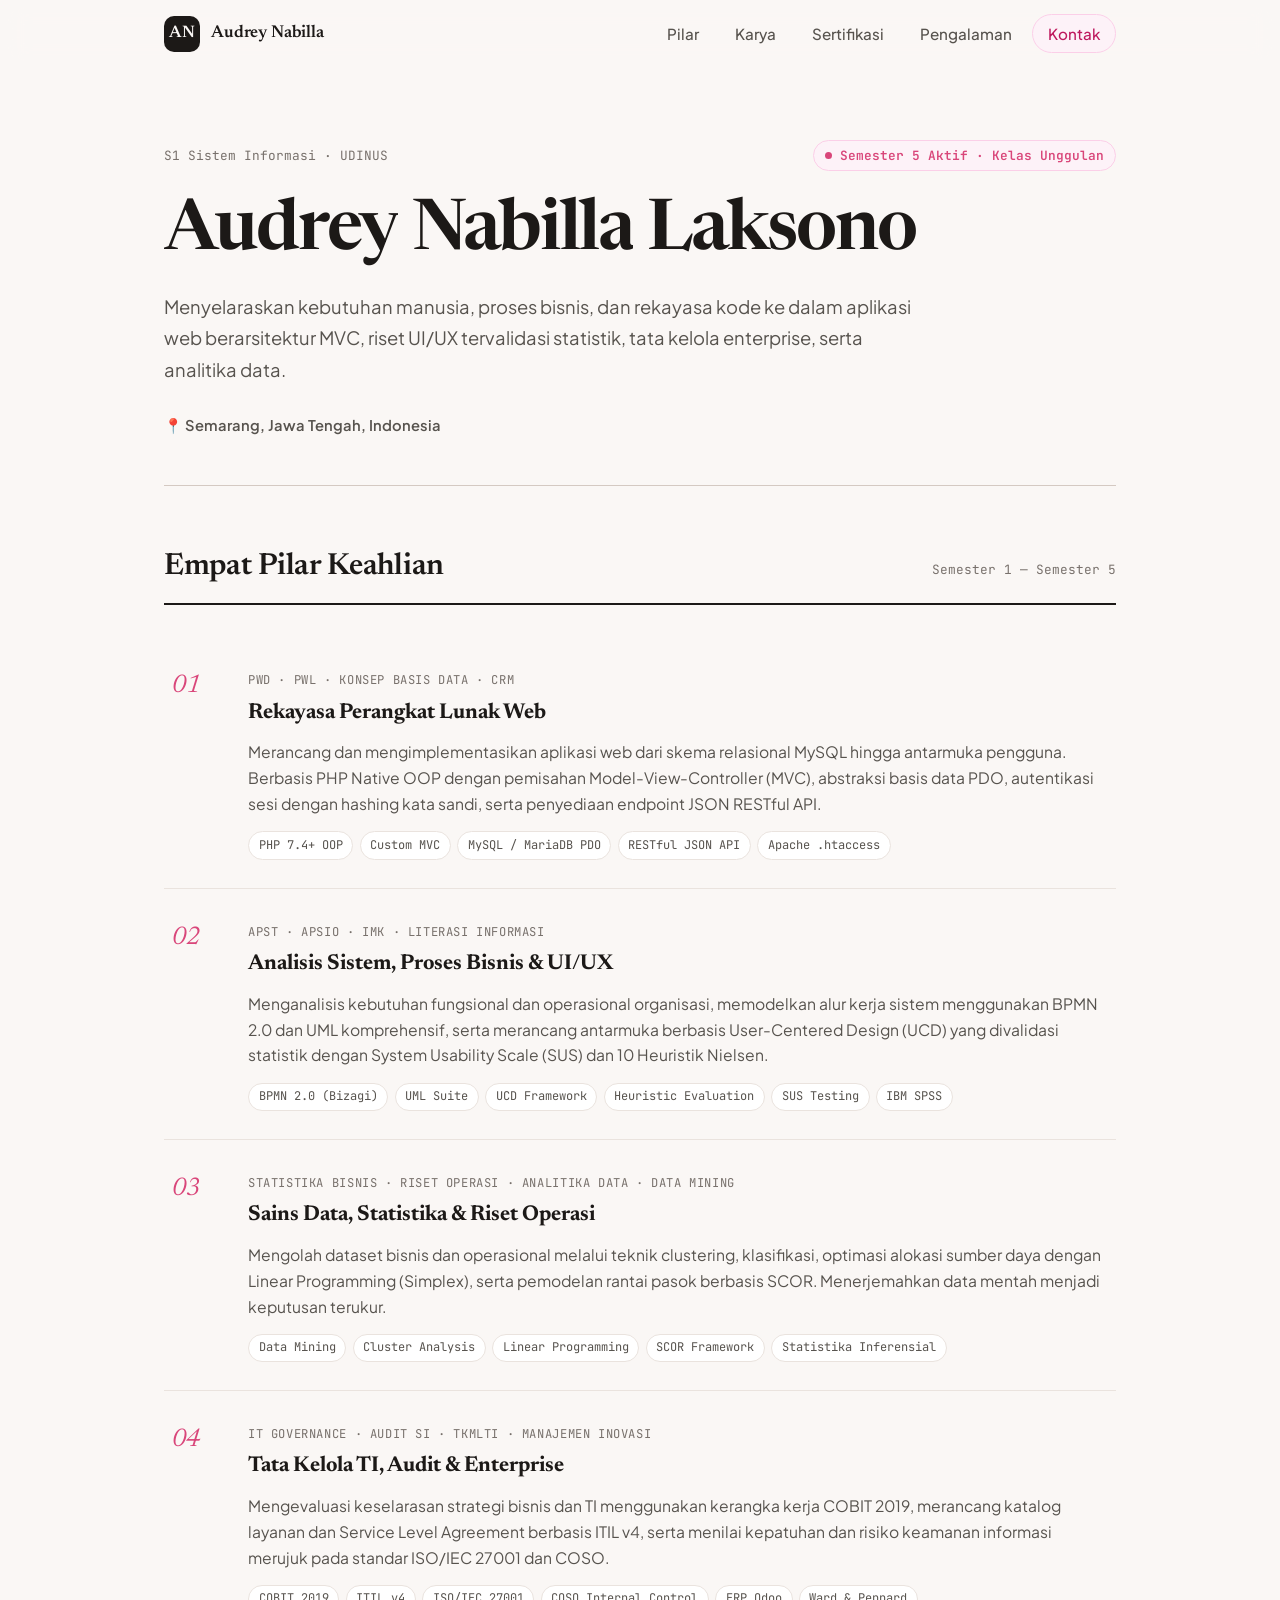
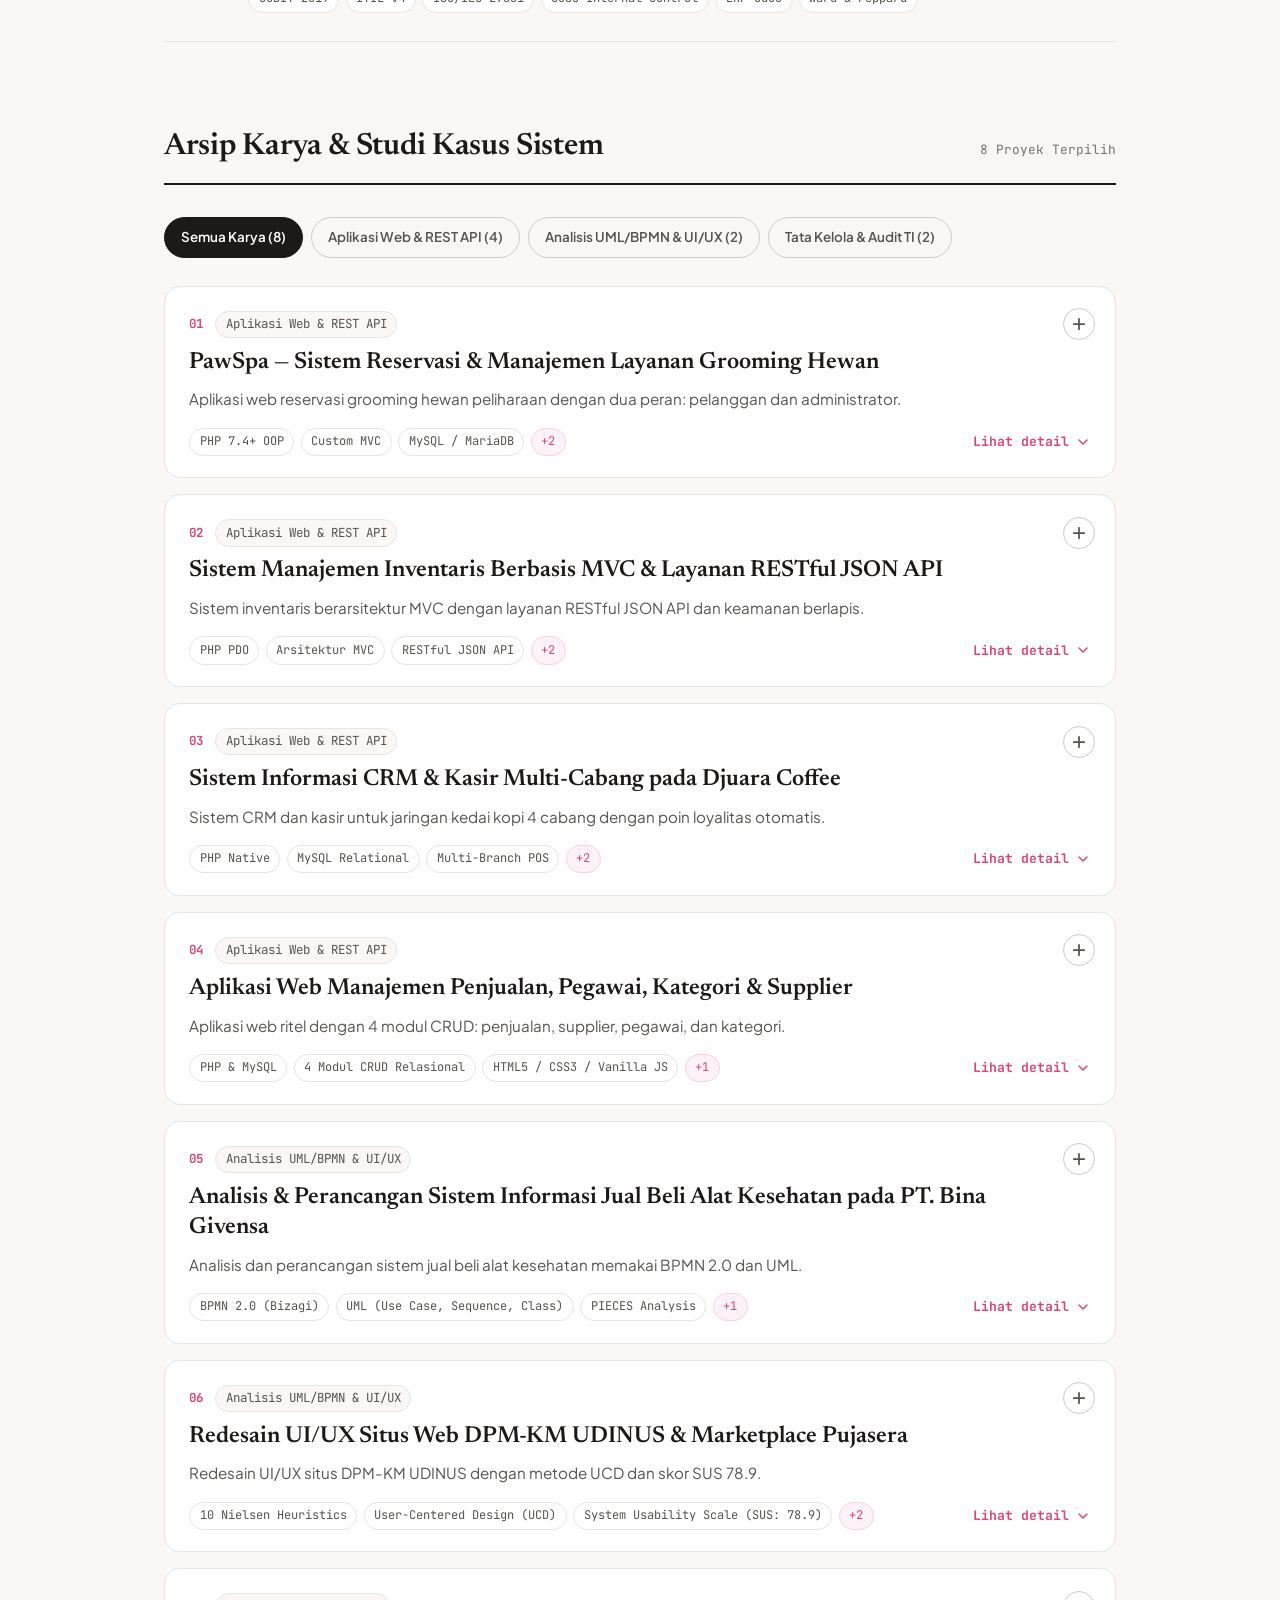
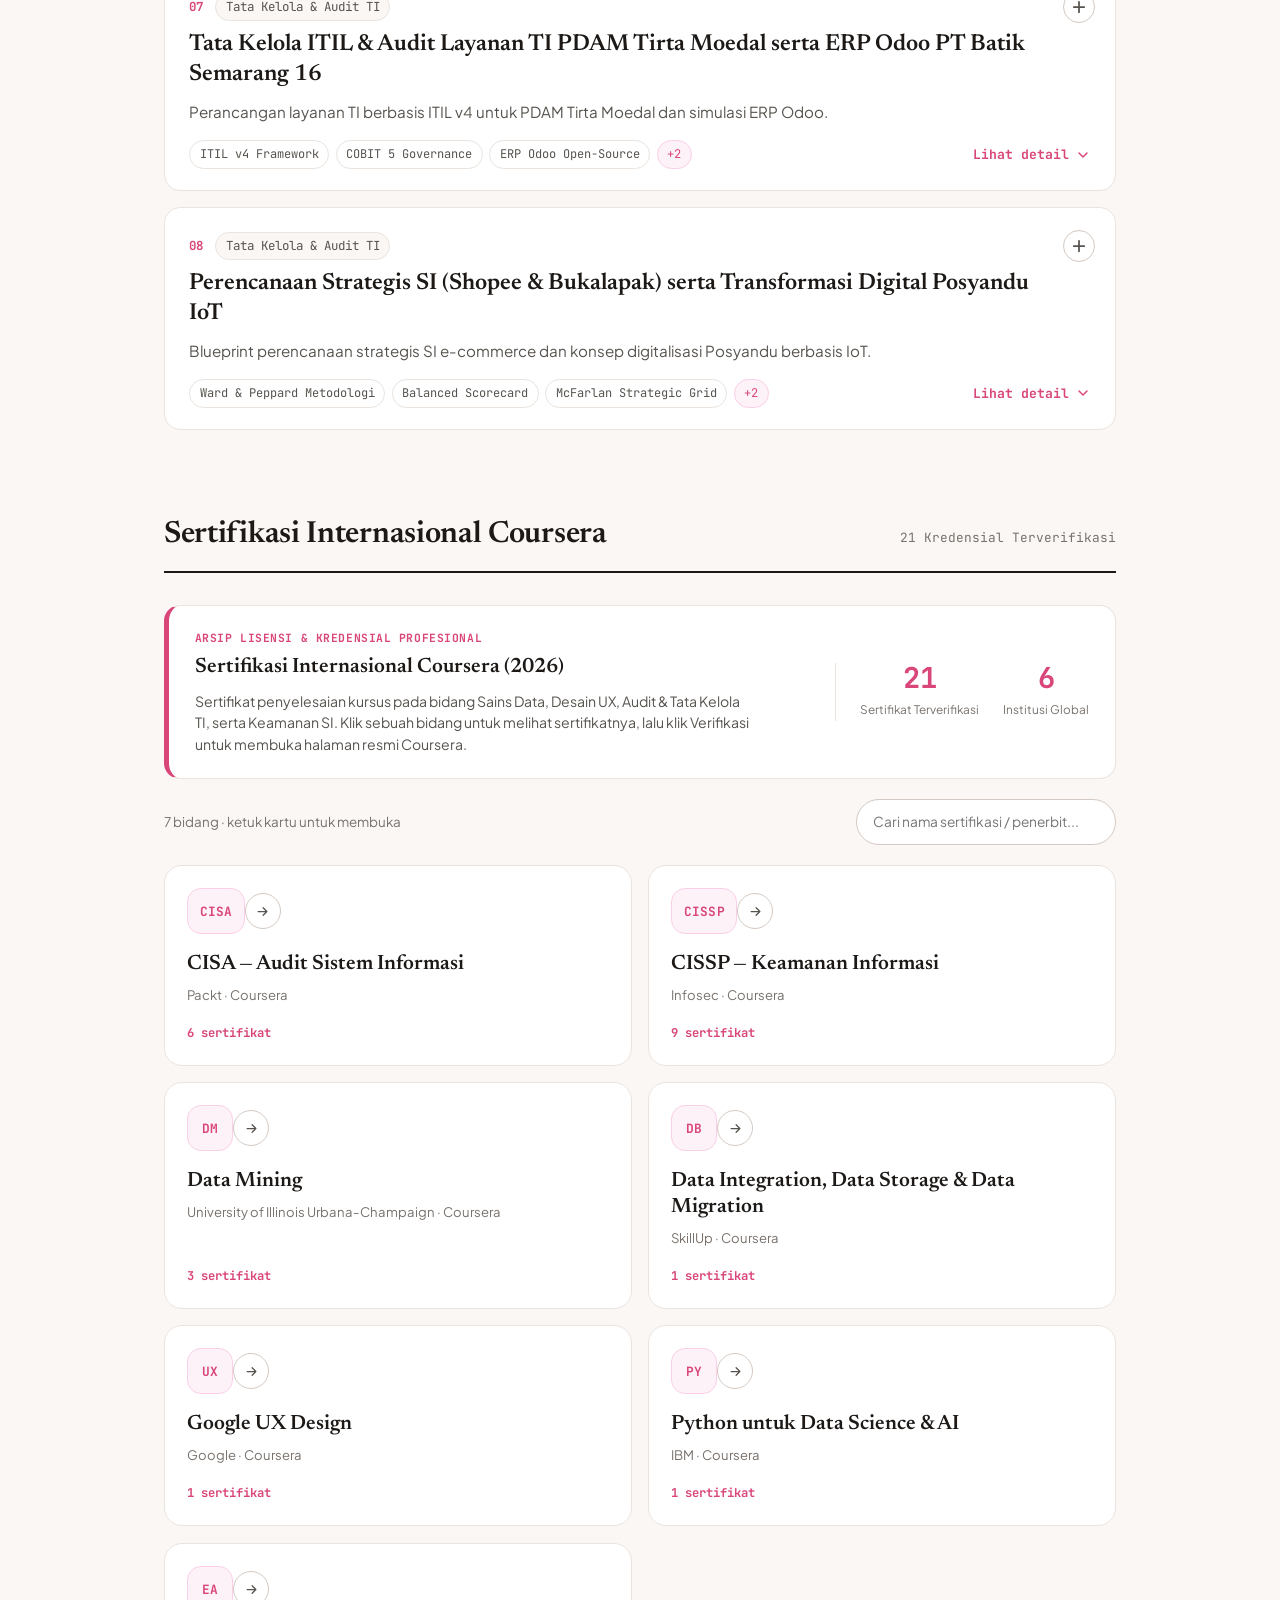
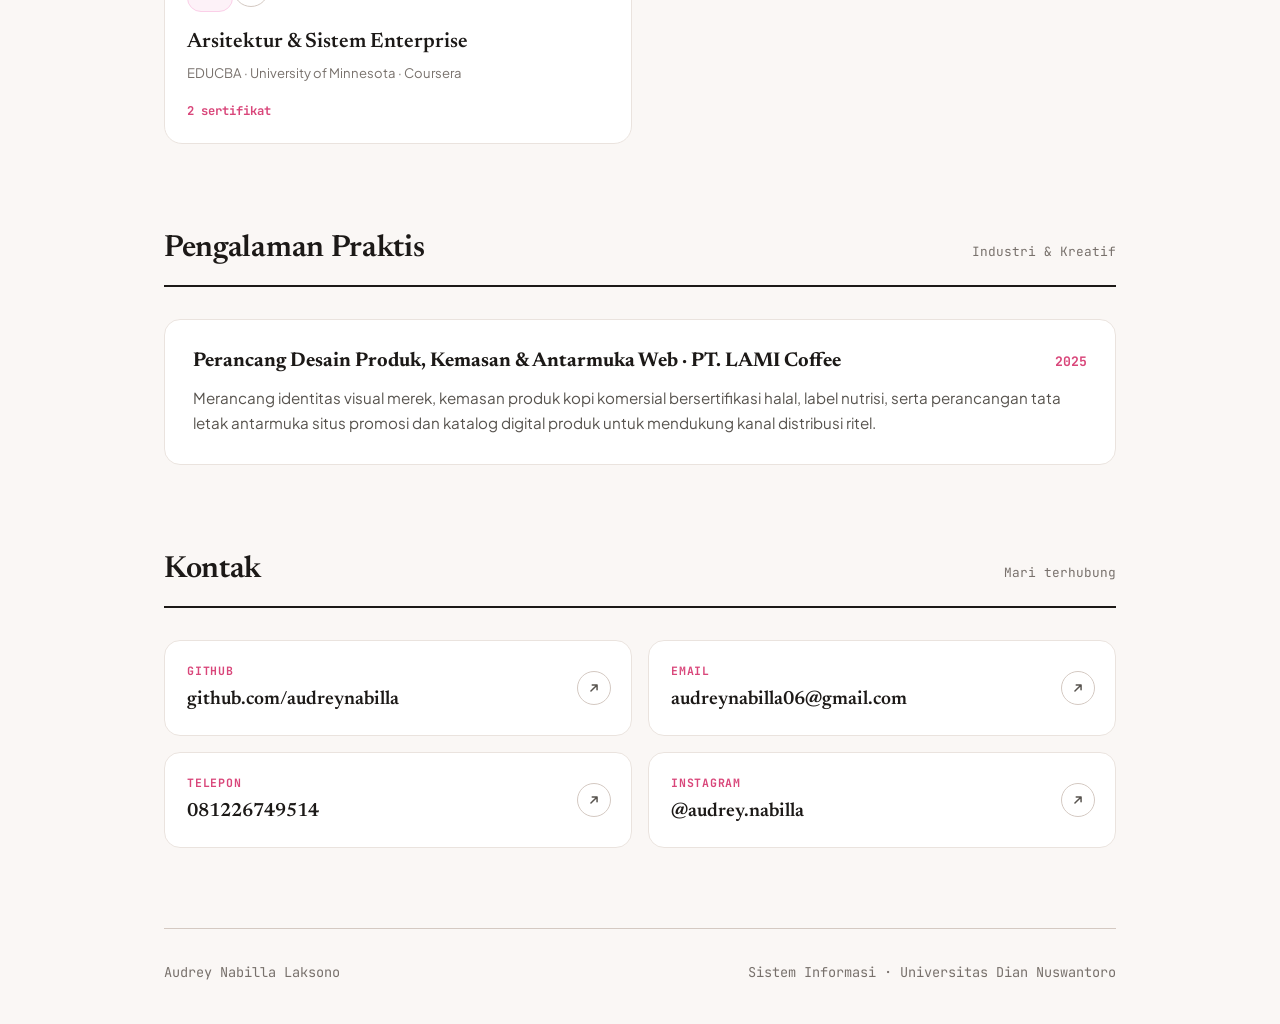
<file: index.html>
<!DOCTYPE html>
<html lang="id">
<head>
  <meta charset="UTF-8">
  <meta name="viewport" content="width=device-width, initial-scale=1, viewport-fit=cover">
  <meta name="theme-color" content="#FAF7F5">
  <title>Audrey Nabilla Laksono — Portofolio Akademik &amp; Rekayasa Sistem</title>
  <meta name="description" content="Menyelaraskan kebutuhan manusia, proses bisnis, dan rekayasa kode ke dalam aplikasi web berarsitektur MVC, riset UI/UX tervalidasi statistik, tata kelola enterprise, serta analitika data.">
  <link rel="icon" href="crest.svg" type="image/svg+xml">
  <link rel="preconnect" href="https://fonts.googleapis.com">
  <link rel="preconnect" href="https://fonts.gstatic.com" crossorigin>
  <link href="https://fonts.googleapis.com/css2?family=Newsreader:ital,opsz,wght@0,6..72,400;0,6..72,600;1,6..72,400&family=Plus+Jakarta+Sans:wght@400;500;600;700&family=JetBrains+Mono:wght@400;500;700&display=swap" rel="stylesheet">
  <script>document.documentElement.classList.add('js')</script>
  <style>[hidden]{display:none!important}</style>
  <link rel="stylesheet" href="site.css?v=1">
</head>
<body>
  <header class="site-header">
    <div class="nav-wrap">
      <a class="brand" href="#top" aria-label="Beranda">
        <span class="brand-mark">AN</span>
        <span class="brand-name">Audrey Nabilla</span>
      </a>
      <nav class="nav-desktop" aria-label="Navigasi utama">
        <span class="nav-pill" aria-hidden="true"></span>
        <ul><li><a href="#pilar">Pilar</a></li><li><a href="#karya">Karya</a></li><li><a href="#sertifikasi">Sertifikasi</a></li><li><a href="#pengalaman">Pengalaman</a></li><li><a href="#kontak">Kontak</a></li></ul>
      </nav>
      <button type="button" class="menu-btn" aria-label="Buka menu" aria-expanded="false" aria-controls="mobile-menu"><svg viewBox="0 0 15 15" fill="currentColor" aria-hidden="true"><path fill-rule="evenodd" clip-rule="evenodd" d="M1.5 3C1.22 3 1 3.22 1 3.5S1.22 4 1.5 4h12c.28 0 .5-.22.5-.5S13.78 3 13.5 3h-12ZM1 7.5c0-.28.22-.5.5-.5h12c.28 0 .5.22.5.5s-.22.5-.5.5h-12A.5.5 0 0 1 1 7.5Zm0 4c0-.28.22-.5.5-.5h12c.28 0 .5.22.5.5s-.22.5-.5.5h-12a.5.5 0 0 1-.5-.5Z"/></svg></button>
    </div>
  </header>

  <div class="mobile-menu" id="mobile-menu" aria-hidden="true">
    <div class="mm-top">
      <a class="brand" href="#top"><span class="brand-mark">AN</span><span class="brand-name">Audrey Nabilla</span></a>
      <button type="button" class="mm-close" aria-label="Tutup menu"><svg viewBox="0 0 24 24" fill="none" stroke="currentColor" stroke-width="2" stroke-linecap="round" stroke-linejoin="round" aria-hidden="true"><path d="M6 18L18 6M6 6l12 12"/></svg></button>
    </div>
    <nav class="mm-nav" aria-label="Navigasi seluler"><a class="mm-link" href="#pilar" style="--i:0"><small>01</small>Pilar<svg viewBox="0 0 24 24" fill="none" stroke="currentColor" stroke-width="2" stroke-linecap="round" stroke-linejoin="round" aria-hidden="true"><path d="M5 12h14M13 6l6 6-6 6"/></svg></a><a class="mm-link" href="#karya" style="--i:1"><small>02</small>Karya<svg viewBox="0 0 24 24" fill="none" stroke="currentColor" stroke-width="2" stroke-linecap="round" stroke-linejoin="round" aria-hidden="true"><path d="M5 12h14M13 6l6 6-6 6"/></svg></a><a class="mm-link" href="#sertifikasi" style="--i:2"><small>03</small>Sertifikasi<svg viewBox="0 0 24 24" fill="none" stroke="currentColor" stroke-width="2" stroke-linecap="round" stroke-linejoin="round" aria-hidden="true"><path d="M5 12h14M13 6l6 6-6 6"/></svg></a><a class="mm-link" href="#pengalaman" style="--i:3"><small>04</small>Pengalaman<svg viewBox="0 0 24 24" fill="none" stroke="currentColor" stroke-width="2" stroke-linecap="round" stroke-linejoin="round" aria-hidden="true"><path d="M5 12h14M13 6l6 6-6 6"/></svg></a><a class="mm-link" href="#kontak" style="--i:4"><small>05</small>Kontak<svg viewBox="0 0 24 24" fill="none" stroke="currentColor" stroke-width="2" stroke-linecap="round" stroke-linejoin="round" aria-hidden="true"><path d="M5 12h14M13 6l6 6-6 6"/></svg></a></nav>
    <div class="mm-foot">Semarang, Jawa Tengah, Indonesia</div>
  </div>

  <main class="container" id="top">
    <section class="hero">
      <div class="ed-meta-top reveal">
        <span>S1 Sistem Informasi · UDINUS</span>
        <span class="ed-badge">Semester 5 Aktif · Kelas Unggulan</span>
      </div>
      <h1 class="ed-title" aria-label="Audrey Nabilla Laksono"><span class="w"><span style="--i:0">Audrey</span></span> <span class="w"><span style="--i:1">Nabilla</span></span> <span class="w"><span style="--i:2">Laksono</span></span> </h1>
      <p class="ed-lead reveal" style="--d:100ms">Menyelaraskan kebutuhan manusia, proses bisnis, dan rekayasa kode ke dalam aplikasi web berarsitektur MVC, riset UI/UX tervalidasi statistik, tata kelola enterprise, serta analitika data.</p>
      <div class="ed-contact-strip reveal" style="--d:200ms">
        <span>📍 Semarang, Jawa Tengah, Indonesia</span>
      </div>
    </section>

    <section class="ed-section" id="pilar">
      <div class="ed-section-head"><h2>Empat Pilar Keahlian</h2><span>Semester 1 — Semester 5</span></div>
      <div class="ed-pillars-list">
        <article class="ed-pillar-card reveal" style="--d:0ms">
          <div class="ed-pillar-num">01</div>
          <div class="ed-pillar-content">
            <span class="ed-sub">PWD · PWL · Konsep Basis Data · CRM</span>
            <h3>Rekayasa Perangkat Lunak Web</h3>
            <p>Merancang dan mengimplementasikan aplikasi web dari skema relasional MySQL hingga antarmuka pengguna. Berbasis PHP Native OOP dengan pemisahan Model-View-Controller (MVC), abstraksi basis data PDO, autentikasi sesi dengan hashing kata sandi, serta penyediaan endpoint JSON RESTful API.</p>
            <div class="ed-tags"><span class="ed-tag">PHP 7.4+ OOP</span><span class="ed-tag">Custom MVC</span><span class="ed-tag">MySQL / MariaDB PDO</span><span class="ed-tag">RESTful JSON API</span><span class="ed-tag">Apache .htaccess</span></div>
          </div>
        </article>
        <article class="ed-pillar-card reveal" style="--d:60ms">
          <div class="ed-pillar-num">02</div>
          <div class="ed-pillar-content">
            <span class="ed-sub">APST · APSIO · IMK · Literasi Informasi</span>
            <h3>Analisis Sistem, Proses Bisnis &amp; UI/UX</h3>
            <p>Menganalisis kebutuhan fungsional dan operasional organisasi, memodelkan alur kerja sistem menggunakan BPMN 2.0 dan UML komprehensif, serta merancang antarmuka berbasis User-Centered Design (UCD) yang divalidasi statistik dengan System Usability Scale (SUS) dan 10 Heuristik Nielsen.</p>
            <div class="ed-tags"><span class="ed-tag">BPMN 2.0 (Bizagi)</span><span class="ed-tag">UML Suite</span><span class="ed-tag">UCD Framework</span><span class="ed-tag">Heuristic Evaluation</span><span class="ed-tag">SUS Testing</span><span class="ed-tag">IBM SPSS</span></div>
          </div>
        </article>
        <article class="ed-pillar-card reveal" style="--d:120ms">
          <div class="ed-pillar-num">03</div>
          <div class="ed-pillar-content">
            <span class="ed-sub">Statistika Bisnis · Riset Operasi · Analitika Data · Data Mining</span>
            <h3>Sains Data, Statistika &amp; Riset Operasi</h3>
            <p>Mengolah dataset bisnis dan operasional melalui teknik clustering, klasifikasi, optimasi alokasi sumber daya dengan Linear Programming (Simplex), serta pemodelan rantai pasok berbasis SCOR. Menerjemahkan data mentah menjadi keputusan terukur.</p>
            <div class="ed-tags"><span class="ed-tag">Data Mining</span><span class="ed-tag">Cluster Analysis</span><span class="ed-tag">Linear Programming</span><span class="ed-tag">SCOR Framework</span><span class="ed-tag">Statistika Inferensial</span></div>
          </div>
        </article>
        <article class="ed-pillar-card reveal" style="--d:180ms">
          <div class="ed-pillar-num">04</div>
          <div class="ed-pillar-content">
            <span class="ed-sub">IT Governance · Audit SI · TKMLTI · Manajemen Inovasi</span>
            <h3>Tata Kelola TI, Audit &amp; Enterprise</h3>
            <p>Mengevaluasi keselarasan strategi bisnis dan TI menggunakan kerangka kerja COBIT 2019, merancang katalog layanan dan Service Level Agreement berbasis ITIL v4, serta menilai kepatuhan dan risiko keamanan informasi merujuk pada standar ISO/IEC 27001 dan COSO.</p>
            <div class="ed-tags"><span class="ed-tag">COBIT 2019</span><span class="ed-tag">ITIL v4</span><span class="ed-tag">ISO/IEC 27001</span><span class="ed-tag">COSO Internal Control</span><span class="ed-tag">ERP Odoo</span><span class="ed-tag">Ward &amp; Peppard</span></div>
          </div>
        </article>
      </div>
    </section>

    <section class="ed-section" id="karya">
      <div class="ed-section-head"><h2>Arsip Karya &amp; Studi Kasus Sistem</h2><span>8 Proyek Terpilih</span></div>
      <div class="ed-filter-bar reveal"><button type="button" class="cat-btn active" data-cat="all" aria-pressed="true">Semua Karya (8)</button><button type="button" class="cat-btn" data-cat="web" aria-pressed="false">Aplikasi Web &amp; REST API (4)</button><button type="button" class="cat-btn" data-cat="ux" aria-pressed="false">Analisis UML/BPMN &amp; UI/UX (2)</button><button type="button" class="cat-btn" data-cat="gov" aria-pressed="false">Tata Kelola &amp; Audit TI (2)</button></div>
      <div class="ed-projects-list">
        <article class="proj spot reveal" data-cat="web" style="--d:0ms">
          <div class="proj-head">
            <div class="proj-meta"><span class="ed-num">01</span><span class="ed-cat-badge">Aplikasi Web &amp; REST API</span></div>
            <button type="button" class="proj-trigger" aria-expanded="false" aria-controls="pb-pawspa">
              <h3 class="ed-project-title">PawSpa — Sistem Reservasi &amp; Manajemen Layanan Grooming Hewan</h3>
            </button>
            <p class="proj-short">Aplikasi web reservasi grooming hewan peliharaan dengan dua peran: pelanggan dan administrator.</p>
            <div class="proj-foot">
              <div class="ed-tags"><span class="ed-tag">PHP 7.4+ OOP</span><span class="ed-tag">Custom MVC</span><span class="ed-tag">MySQL / MariaDB</span><span class="ed-tag more">+2</span></div>
              <span class="proj-toggle"><span>Lihat detail</span><svg viewBox="0 0 24 24" fill="none" stroke="currentColor" stroke-width="2.2" stroke-linecap="round" stroke-linejoin="round" aria-hidden="true"><path d="M6 9l6 6 6-6"/></svg></span>
            </div>
            <span class="proj-plus"><svg viewBox="0 0 16 16" fill="none" stroke="currentColor" stroke-width="2" stroke-linecap="round" aria-hidden="true"><path d="M8 2v12M2 8h12"/></svg></span>
          </div>
          <div class="proj-body" id="pb-pawspa" aria-hidden="true">
            <div class="proj-body-inner"><div class="proj-detail"><div class="proj-detail-box">
              <p class="ed-context">Pemrograman Web Lanjut (Semester 4) · Proyek Akhir Kelompok 7</p>
              <p class="ed-project-desc">Aplikasi web reservasi perawatan hewan peliharaan (anjing dan kucing) yang dibangun menggunakan arsitektur Model-View-Controller (MVC) dengan PHP Native OOP dan MySQL. Mendukung alur lengkap dua peran: pelanggan dapat memilih paket layanan, mengunggah foto hewan serta bukti transfer pembayaran, dan memantau status reservasi secara real-time; administrator mengelola katalog paket, memverifikasi bukti transaksi, dan memantau laporan layanan.</p>
              <div class="ed-tags"><span class="ed-tag">PHP 7.4+ OOP</span><span class="ed-tag">Custom MVC</span><span class="ed-tag">MySQL / MariaDB</span><span class="ed-tag">Apache .htaccess Rewrite</span><span class="ed-tag">Multi-Role Auth</span></div>
              <div class="ed-project-links"><a class="ed-link" href="https://github.com/audreynabilla/UAS-kelompok-7" target="_blank" rel="noopener">GitHub Repositori <svg viewBox="0 0 16 16" fill="none" aria-hidden="true"><path d="M4.5 11.5L11.5 4.5M11.5 4.5H6M11.5 4.5V10" stroke="currentColor" stroke-width="1.7" stroke-linecap="round" stroke-linejoin="round"/></svg></a></div>
            </div></div></div>
          </div>
        </article>
        <article class="proj spot reveal" data-cat="web" style="--d:60ms">
          <div class="proj-head">
            <div class="proj-meta"><span class="ed-num">02</span><span class="ed-cat-badge">Aplikasi Web &amp; REST API</span></div>
            <button type="button" class="proj-trigger" aria-expanded="false" aria-controls="pb-pwl-crud">
              <h3 class="ed-project-title">Sistem Manajemen Inventaris Berbasis MVC &amp; Layanan RESTful JSON API</h3>
            </button>
            <p class="proj-short">Sistem inventaris berarsitektur MVC dengan layanan RESTful JSON API dan keamanan berlapis.</p>
            <div class="proj-foot">
              <div class="ed-tags"><span class="ed-tag">PHP PDO</span><span class="ed-tag">Arsitektur MVC</span><span class="ed-tag">RESTful JSON API</span><span class="ed-tag more">+2</span></div>
              <span class="proj-toggle"><span>Lihat detail</span><svg viewBox="0 0 24 24" fill="none" stroke="currentColor" stroke-width="2.2" stroke-linecap="round" stroke-linejoin="round" aria-hidden="true"><path d="M6 9l6 6 6-6"/></svg></span>
            </div>
            <span class="proj-plus"><svg viewBox="0 0 16 16" fill="none" stroke="currentColor" stroke-width="2" stroke-linecap="round" aria-hidden="true"><path d="M8 2v12M2 8h12"/></svg></span>
          </div>
          <div class="proj-body" id="pb-pwl-crud" aria-hidden="true">
            <div class="proj-body-inner"><div class="proj-detail"><div class="proj-detail-box">
              <p class="ed-context">Pemrograman Web Lanjut (Semester 4) · Proyek Individu (A12.2024.07171)</p>
              <p class="ed-project-desc">Sistem inventaris terstruktur dengan arsitektur MVC murni berbasis PHP PDO. Mengintegrasikan lapisan RESTful API JSON lengkap (GET, POST, PUT, DELETE) untuk interoperabilitas antar-aplikasi, SecurityHelper untuk sanitasi XSS/CSRF, serta hashing password menggunakan algoritma BCRYPT.</p>
              <div class="ed-tags"><span class="ed-tag">PHP PDO</span><span class="ed-tag">Arsitektur MVC</span><span class="ed-tag">RESTful JSON API</span><span class="ed-tag">SecurityHelper Sanitizer</span><span class="ed-tag">Bcrypt Hashing</span></div>
              <div class="ed-project-links"><a class="ed-link" href="https://github.com/audreynabilla/pwl-crud-07171" target="_blank" rel="noopener">GitHub Repositori <svg viewBox="0 0 16 16" fill="none" aria-hidden="true"><path d="M4.5 11.5L11.5 4.5M11.5 4.5H6M11.5 4.5V10" stroke="currentColor" stroke-width="1.7" stroke-linecap="round" stroke-linejoin="round"/></svg></a></div>
            </div></div></div>
          </div>
        </article>
        <article class="proj spot reveal" data-cat="web" style="--d:120ms">
          <div class="proj-head">
            <div class="proj-meta"><span class="ed-num">03</span><span class="ed-cat-badge">Aplikasi Web &amp; REST API</span></div>
            <button type="button" class="proj-trigger" aria-expanded="false" aria-controls="pb-djuara-coffee">
              <h3 class="ed-project-title">Sistem Informasi CRM &amp; Kasir Multi-Cabang pada Djuara Coffee</h3>
            </button>
            <p class="proj-short">Sistem CRM dan kasir untuk jaringan kedai kopi 4 cabang dengan poin loyalitas otomatis.</p>
            <div class="proj-foot">
              <div class="ed-tags"><span class="ed-tag">PHP Native</span><span class="ed-tag">MySQL Relational</span><span class="ed-tag">Multi-Branch POS</span><span class="ed-tag more">+2</span></div>
              <span class="proj-toggle"><span>Lihat detail</span><svg viewBox="0 0 24 24" fill="none" stroke="currentColor" stroke-width="2.2" stroke-linecap="round" stroke-linejoin="round" aria-hidden="true"><path d="M6 9l6 6 6-6"/></svg></span>
            </div>
            <span class="proj-plus"><svg viewBox="0 0 16 16" fill="none" stroke="currentColor" stroke-width="2" stroke-linecap="round" aria-hidden="true"><path d="M8 2v12M2 8h12"/></svg></span>
          </div>
          <div class="proj-body" id="pb-djuara-coffee" aria-hidden="true">
            <div class="proj-body-inner"><div class="proj-detail"><div class="proj-detail-box">
              <p class="ed-context">Pengelolaan Hubungan Pelanggan / CRM (Semester 3 — Kelas Unggulan)</p>
              <p class="ed-project-desc">Rancang bangun sistem CRM dan Point of Sale (POS) untuk jaringan kedai kopi dengan 4 outlet cabang. Mengelola database pelanggan terpusat, engine perhitungan poin loyalitas otomatis berdasarkan tier pembelanjaan, pencatatan transaksi kasir harian, serta perancangan skema relasional ERD dan sequence diagram alur transaksi.</p>
              <div class="ed-tags"><span class="ed-tag">PHP Native</span><span class="ed-tag">MySQL Relational</span><span class="ed-tag">Multi-Branch POS</span><span class="ed-tag">Loyalty Points Engine</span><span class="ed-tag">ERD &amp; Sequence Modeling</span></div>
              <div class="ed-project-links"><span class="no-repo">Repositori belum dipublikasikan.</span></div>
            </div></div></div>
          </div>
        </article>
        <article class="proj spot reveal" data-cat="web" style="--d:180ms">
          <div class="proj-head">
            <div class="proj-meta"><span class="ed-num">04</span><span class="ed-cat-badge">Aplikasi Web &amp; REST API</span></div>
            <button type="button" class="proj-trigger" aria-expanded="false" aria-controls="pb-penjualan-multimodul">
              <h3 class="ed-project-title">Aplikasi Web Manajemen Penjualan, Pegawai, Kategori &amp; Supplier</h3>
            </button>
            <p class="proj-short">Aplikasi web ritel dengan 4 modul CRUD: penjualan, supplier, pegawai, dan kategori.</p>
            <div class="proj-foot">
              <div class="ed-tags"><span class="ed-tag">PHP &amp; MySQL</span><span class="ed-tag">4 Modul CRUD Relasional</span><span class="ed-tag">HTML5 / CSS3 / Vanilla JS</span><span class="ed-tag more">+1</span></div>
              <span class="proj-toggle"><span>Lihat detail</span><svg viewBox="0 0 24 24" fill="none" stroke="currentColor" stroke-width="2.2" stroke-linecap="round" stroke-linejoin="round" aria-hidden="true"><path d="M6 9l6 6 6-6"/></svg></span>
            </div>
            <span class="proj-plus"><svg viewBox="0 0 16 16" fill="none" stroke="currentColor" stroke-width="2" stroke-linecap="round" aria-hidden="true"><path d="M8 2v12M2 8h12"/></svg></span>
          </div>
          <div class="proj-body" id="pb-penjualan-multimodul" aria-hidden="true">
            <div class="proj-body-inner"><div class="proj-detail"><div class="proj-detail-box">
              <p class="ed-context">Pemrograman Web Dasar (Semester 3) · Proyek Individu (penjualan_7171baru)</p>
              <p class="ed-project-desc">Aplikasi web operasional ritel berbasis PHP dan MySQL yang menghubungkan 4 modul CRUD relasional yang saling berelasi: transaksi penjualan kasir, master data supplier, manajemen pegawai, dan kategori produk. Dilengkapi validasi form sisi server dan antarmuka responsif.</p>
              <div class="ed-tags"><span class="ed-tag">PHP &amp; MySQL</span><span class="ed-tag">4 Modul CRUD Relasional</span><span class="ed-tag">HTML5 / CSS3 / Vanilla JS</span><span class="ed-tag">Bootstrap 5 Components</span></div>
              <div class="ed-project-links"><span class="no-repo">Repositori belum dipublikasikan.</span></div>
            </div></div></div>
          </div>
        </article>
        <article class="proj spot reveal" data-cat="ux" style="--d:0ms">
          <div class="proj-head">
            <div class="proj-meta"><span class="ed-num">05</span><span class="ed-cat-badge">Analisis UML/BPMN &amp; UI/UX</span></div>
            <button type="button" class="proj-trigger" aria-expanded="false" aria-controls="pb-pt-alkes">
              <h3 class="ed-project-title">Analisis &amp; Perancangan Sistem Informasi Jual Beli Alat Kesehatan pada PT. Bina Givensa</h3>
            </button>
            <p class="proj-short">Analisis dan perancangan sistem jual beli alat kesehatan memakai BPMN 2.0 dan UML.</p>
            <div class="proj-foot">
              <div class="ed-tags"><span class="ed-tag">BPMN 2.0 (Bizagi)</span><span class="ed-tag">UML (Use Case, Sequence, Class)</span><span class="ed-tag">PIECES Analysis</span><span class="ed-tag more">+1</span></div>
              <span class="proj-toggle"><span>Lihat detail</span><svg viewBox="0 0 24 24" fill="none" stroke="currentColor" stroke-width="2.2" stroke-linecap="round" stroke-linejoin="round" aria-hidden="true"><path d="M6 9l6 6 6-6"/></svg></span>
            </div>
            <span class="proj-plus"><svg viewBox="0 0 16 16" fill="none" stroke="currentColor" stroke-width="2" stroke-linecap="round" aria-hidden="true"><path d="M8 2v12M2 8h12"/></svg></span>
          </div>
          <div class="proj-body" id="pb-pt-alkes" aria-hidden="true">
            <div class="proj-body-inner"><div class="proj-detail"><div class="proj-detail-box">
              <p class="ed-context">APST (Semester 2) &amp; APSIO (Semester 3 — Kelas Unggulan)</p>
              <p class="ed-project-desc">Kajian komprehensif analisis sistem rantai distribusi alat kesehatan medis. Memodelkan proses bisnis As-Is dan To-Be dengan standar notasi BPMN 2.0, menyusun spesifikasi kebutuhan sistem berbasis kerangka PIECES, serta merancang artefak diagram UML lengkap (Use Case, Activity, Sequence, dan Class Diagram).</p>
              <div class="ed-tags"><span class="ed-tag">BPMN 2.0 (Bizagi)</span><span class="ed-tag">UML (Use Case, Sequence, Class)</span><span class="ed-tag">PIECES Analysis</span><span class="ed-tag">Data Flow Diagram (DFD)</span></div>
              <div class="ed-project-links"><span class="no-repo">Repositori belum dipublikasikan.</span></div>
            </div></div></div>
          </div>
        </article>
        <article class="proj spot reveal" data-cat="ux" style="--d:60ms">
          <div class="proj-head">
            <div class="proj-meta"><span class="ed-num">06</span><span class="ed-cat-badge">Analisis UML/BPMN &amp; UI/UX</span></div>
            <button type="button" class="proj-trigger" aria-expanded="false" aria-controls="pb-dpm-km-joins">
              <h3 class="ed-project-title">Redesain UI/UX Situs Web DPM-KM UDINUS &amp; Marketplace Pujasera</h3>
            </button>
            <p class="proj-short">Redesain UI/UX situs DPM-KM UDINUS dengan metode UCD dan skor SUS 78.9.</p>
            <div class="proj-foot">
              <div class="ed-tags"><span class="ed-tag">10 Nielsen Heuristics</span><span class="ed-tag">User-Centered Design (UCD)</span><span class="ed-tag">System Usability Scale (SUS: 78.9)</span><span class="ed-tag more">+2</span></div>
              <span class="proj-toggle"><span>Lihat detail</span><svg viewBox="0 0 24 24" fill="none" stroke="currentColor" stroke-width="2.2" stroke-linecap="round" stroke-linejoin="round" aria-hidden="true"><path d="M6 9l6 6 6-6"/></svg></span>
            </div>
            <span class="proj-plus"><svg viewBox="0 0 16 16" fill="none" stroke="currentColor" stroke-width="2" stroke-linecap="round" aria-hidden="true"><path d="M8 2v12M2 8h12"/></svg></span>
          </div>
          <div class="proj-body" id="pb-dpm-km-joins" aria-hidden="true">
            <div class="proj-body-inner"><div class="proj-detail"><div class="proj-detail-box">
              <p class="ed-context">Interaksi Manusia &amp; Komputer (Semester 4) &amp; Riset Publikasi Ilmiah</p>
              <p class="ed-project-desc">Riset antarmuka pengguna berbasis metode User-Centered Design (UCD). Melakukan evaluasi heuristik terhadap 10 prinsip Nielsen-Norman, merancang prototipe antarmuka wireframe hingga high-fidelity di Figma, serta menguji penerimaan pengguna melalui kuesioner System Usability Scale (SUS) dengan skor akhir 78.9 (Kategori Good / Grade B).</p>
              <div class="ed-tags"><span class="ed-tag">10 Nielsen Heuristics</span><span class="ed-tag">User-Centered Design (UCD)</span><span class="ed-tag">System Usability Scale (SUS: 78.9)</span><span class="ed-tag">Figma Hi-Fi Prototype</span><span class="ed-tag">IBM SPSS Statistics</span></div>
              <div class="ed-project-links"><span class="no-repo">Repositori belum dipublikasikan.</span></div>
            </div></div></div>
          </div>
        </article>
        <article class="proj spot reveal" data-cat="gov" style="--d:120ms">
          <div class="proj-head">
            <div class="proj-meta"><span class="ed-num">07</span><span class="ed-cat-badge">Tata Kelola &amp; Audit TI</span></div>
            <button type="button" class="proj-trigger" aria-expanded="false" aria-controls="pb-itil-audit">
              <h3 class="ed-project-title">Tata Kelola ITIL &amp; Audit Layanan TI PDAM Tirta Moedal serta ERP Odoo PT Batik Semarang 16</h3>
            </button>
            <p class="proj-short">Perancangan layanan TI berbasis ITIL v4 untuk PDAM Tirta Moedal dan simulasi ERP Odoo.</p>
            <div class="proj-foot">
              <div class="ed-tags"><span class="ed-tag">ITIL v4 Framework</span><span class="ed-tag">COBIT 5 Governance</span><span class="ed-tag">ERP Odoo Open-Source</span><span class="ed-tag more">+2</span></div>
              <span class="proj-toggle"><span>Lihat detail</span><svg viewBox="0 0 24 24" fill="none" stroke="currentColor" stroke-width="2.2" stroke-linecap="round" stroke-linejoin="round" aria-hidden="true"><path d="M6 9l6 6 6-6"/></svg></span>
            </div>
            <span class="proj-plus"><svg viewBox="0 0 16 16" fill="none" stroke="currentColor" stroke-width="2" stroke-linecap="round" aria-hidden="true"><path d="M8 2v12M2 8h12"/></svg></span>
          </div>
          <div class="proj-body" id="pb-itil-audit" aria-hidden="true">
            <div class="proj-body-inner"><div class="proj-detail"><div class="proj-detail-box">
              <p class="ed-context">Tata Kelola Manajemen Layanan TI (Semester 4) &amp; Audit SI (Semester 5)</p>
              <p class="ed-project-desc">Perancangan Service Strategy dan Service Catalogue berbasis ITIL v4 pada unit PDAM Tirta Moedal Kota Semarang, mencakup manajemen insiden, Service Level Agreement (SLA), dan Request for Change (RFC). Dilanjutkan dengan simulasi implementasi modul Supply Chain dan CRM pada open-source ERP Odoo.</p>
              <div class="ed-tags"><span class="ed-tag">ITIL v4 Framework</span><span class="ed-tag">COBIT 5 Governance</span><span class="ed-tag">ERP Odoo Open-Source</span><span class="ed-tag">SLA &amp; Incident Design</span><span class="ed-tag">RFC Workflow</span></div>
              <div class="ed-project-links"><span class="no-repo">Repositori belum dipublikasikan.</span></div>
            </div></div></div>
          </div>
        </article>
        <article class="proj spot reveal" data-cat="gov" style="--d:180ms">
          <div class="proj-head">
            <div class="proj-meta"><span class="ed-num">08</span><span class="ed-cat-badge">Tata Kelola &amp; Audit TI</span></div>
            <button type="button" class="proj-trigger" aria-expanded="false" aria-controls="pb-renstra-iot">
              <h3 class="ed-project-title">Perencanaan Strategis SI (Shopee &amp; Bukalapak) serta Transformasi Digital Posyandu IoT</h3>
            </button>
            <p class="proj-short">Blueprint perencanaan strategis SI e-commerce dan konsep digitalisasi Posyandu berbasis IoT.</p>
            <div class="proj-foot">
              <div class="ed-tags"><span class="ed-tag">Ward &amp; Peppard Metodologi</span><span class="ed-tag">Balanced Scorecard</span><span class="ed-tag">McFarlan Strategic Grid</span><span class="ed-tag more">+2</span></div>
              <span class="proj-toggle"><span>Lihat detail</span><svg viewBox="0 0 24 24" fill="none" stroke="currentColor" stroke-width="2.2" stroke-linecap="round" stroke-linejoin="round" aria-hidden="true"><path d="M6 9l6 6 6-6"/></svg></span>
            </div>
            <span class="proj-plus"><svg viewBox="0 0 16 16" fill="none" stroke="currentColor" stroke-width="2" stroke-linecap="round" aria-hidden="true"><path d="M8 2v12M2 8h12"/></svg></span>
          </div>
          <div class="proj-body" id="pb-renstra-iot" aria-hidden="true">
            <div class="proj-body-inner"><div class="proj-detail"><div class="proj-detail-box">
              <p class="ed-context">Perencanaan Strategis SI &amp; Transformasi Digital (Semester 4)</p>
              <p class="ed-project-desc">Penyusunan blueprint perencanaan strategis sistem informasi menggunakan metodologi Ward &amp; Peppard, analisis kompetitif pasar e-commerce dengan Balanced Scorecard dan McFarlan Strategic Grid, serta perancangan konseptual integrasi perangkat IoT timbangan digital dengan sistem rekam medik Posyandu.</p>
              <div class="ed-tags"><span class="ed-tag">Ward &amp; Peppard Metodologi</span><span class="ed-tag">Balanced Scorecard</span><span class="ed-tag">McFarlan Strategic Grid</span><span class="ed-tag">Arsitektur IoT &amp; Cloud</span><span class="ed-tag">Analisis Value Chain Porter</span></div>
              <div class="ed-project-links"><span class="no-repo">Repositori belum dipublikasikan.</span></div>
            </div></div></div>
          </div>
        </article>
      </div>
    </section>

    <section class="ed-section" id="sertifikasi">
      <div class="ed-section-head"><h2>Sertifikasi Internasional Coursera</h2><span>21 Kredensial Terverifikasi</span></div>
      <div class="registry-banner reveal">
        <div>
          <span class="registry-kicker">Arsip lisensi &amp; kredensial profesional</span>
          <h3 class="registry-heading">Sertifikasi Internasional Coursera (2026)</h3>
          <p class="registry-sub">Sertifikat penyelesaian kursus pada bidang Sains Data, Desain UX, Audit &amp; Tata Kelola TI, serta Keamanan SI. Klik sebuah bidang untuk melihat sertifikatnya, lalu klik Verifikasi untuk membuka halaman resmi Coursera.</p>
        </div>
        <div class="registry-stats-box">
          <div class="reg-stat"><strong>21</strong><span>Sertifikat Terverifikasi</span></div>
          <div class="reg-stat"><strong>6</strong><span>Institusi Global</span></div>
        </div>
      </div>
      <div class="registry-controls-row reveal">
        <span class="reg-hint">7 bidang · ketuk kartu untuk membuka</span>
        <input type="search" id="cred-search" class="reg-search-input" placeholder="Cari nama sertifikasi / penerbit..." aria-label="Cari sertifikasi">
      </div>
      <div class="group-grid">
          <button type="button" class="group-card spot pop" data-group="cisa" data-text="cisa — audit sistem informasi packt · coursera governance and management of it information systems auditing and governance systems acquisition, development and implementation information systems operations and business resiliency protection of information assets cisa: certified information systems auditor (specialization)" style="--d:0ms" aria-haspopup="dialog">
            <div class="gc-top"><span class="gc-badge">CISA</span><span class="gc-arrow"><svg viewBox="0 0 24 24" fill="none" stroke="currentColor" stroke-width="2" stroke-linecap="round" stroke-linejoin="round" aria-hidden="true"><path d="M5 12h14M13 6l6 6-6 6"/></svg></span></div>
            <h3 class="gc-title">CISA — Audit Sistem Informasi</h3>
            <span class="gc-sub">Packt · Coursera</span>
            <span class="gc-count">6 sertifikat</span>
          </button>
          <button type="button" class="group-card spot pop" data-group="cissp" data-text="cissp — keamanan informasi infosec · coursera cissp domain 1: security and risk management cissp domain 2: asset security cissp domain 3: security architecture and engineering cissp domain 4: communication and network security cissp domain 5: identity and access management (iam) cissp domain 6: security assessment and testing cissp domain 7: security operations cissp domain 8: software development security certified information systems security professional — cissp (specialization)" style="--d:70ms" aria-haspopup="dialog">
            <div class="gc-top"><span class="gc-badge">CISSP</span><span class="gc-arrow"><svg viewBox="0 0 24 24" fill="none" stroke="currentColor" stroke-width="2" stroke-linecap="round" stroke-linejoin="round" aria-hidden="true"><path d="M5 12h14M13 6l6 6-6 6"/></svg></span></div>
            <h3 class="gc-title">CISSP — Keamanan Informasi</h3>
            <span class="gc-sub">Infosec · Coursera</span>
            <span class="gc-count">9 sertifikat</span>
          </button>
          <button type="button" class="group-card spot pop" data-group="data-mining" data-text="data mining university of illinois urbana-champaign · coursera data visualization pattern discovery in data mining cluster analysis in data mining" style="--d:140ms" aria-haspopup="dialog">
            <div class="gc-top"><span class="gc-badge">DM</span><span class="gc-arrow"><svg viewBox="0 0 24 24" fill="none" stroke="currentColor" stroke-width="2" stroke-linecap="round" stroke-linejoin="round" aria-hidden="true"><path d="M5 12h14M13 6l6 6-6 6"/></svg></span></div>
            <h3 class="gc-title">Data Mining</h3>
            <span class="gc-sub">University of Illinois Urbana-Champaign · Coursera</span>
            <span class="gc-count">3 sertifikat</span>
          </button>
          <button type="button" class="group-card spot pop" data-group="data-integration" data-text="data integration, data storage &amp; data migration skillup · coursera data integration, data storage, &amp; data migration" style="--d:210ms" aria-haspopup="dialog">
            <div class="gc-top"><span class="gc-badge">DB</span><span class="gc-arrow"><svg viewBox="0 0 24 24" fill="none" stroke="currentColor" stroke-width="2" stroke-linecap="round" stroke-linejoin="round" aria-hidden="true"><path d="M5 12h14M13 6l6 6-6 6"/></svg></span></div>
            <h3 class="gc-title">Data Integration, Data Storage &amp; Data Migration</h3>
            <span class="gc-sub">SkillUp · Coursera</span>
            <span class="gc-count">1 sertifikat</span>
          </button>
          <button type="button" class="group-card spot pop" data-group="google-ux" data-text="google ux design google · coursera foundations of user experience (ux) design" style="--d:280ms" aria-haspopup="dialog">
            <div class="gc-top"><span class="gc-badge">UX</span><span class="gc-arrow"><svg viewBox="0 0 24 24" fill="none" stroke="currentColor" stroke-width="2" stroke-linecap="round" stroke-linejoin="round" aria-hidden="true"><path d="M5 12h14M13 6l6 6-6 6"/></svg></span></div>
            <h3 class="gc-title">Google UX Design</h3>
            <span class="gc-sub">Google · Coursera</span>
            <span class="gc-count">1 sertifikat</span>
          </button>
          <button type="button" class="group-card spot pop" data-group="python-ds" data-text="python untuk data science &amp; ai ibm · coursera python for data science, ai &amp; development" style="--d:350ms" aria-haspopup="dialog">
            <div class="gc-top"><span class="gc-badge">PY</span><span class="gc-arrow"><svg viewBox="0 0 24 24" fill="none" stroke="currentColor" stroke-width="2" stroke-linecap="round" stroke-linejoin="round" aria-hidden="true"><path d="M5 12h14M13 6l6 6-6 6"/></svg></span></div>
            <h3 class="gc-title">Python untuk Data Science &amp; AI</h3>
            <span class="gc-sub">IBM · Coursera</span>
            <span class="gc-count">1 sertifikat</span>
          </button>
          <button type="button" class="group-card spot pop" data-group="enterprise" data-text="arsitektur &amp; sistem enterprise educba · university of minnesota · coursera togaf 10 foundation enterprise systems" style="--d:420ms" aria-haspopup="dialog">
            <div class="gc-top"><span class="gc-badge">EA</span><span class="gc-arrow"><svg viewBox="0 0 24 24" fill="none" stroke="currentColor" stroke-width="2" stroke-linecap="round" stroke-linejoin="round" aria-hidden="true"><path d="M5 12h14M13 6l6 6-6 6"/></svg></span></div>
            <h3 class="gc-title">Arsitektur &amp; Sistem Enterprise</h3>
            <span class="gc-sub">EDUCBA · University of Minnesota · Coursera</span>
            <span class="gc-count">2 sertifikat</span>
          </button>
        <p class="no-result" hidden>Tidak ada sertifikasi yang cocok.</p>
      </div>
    </section>

    <section class="ed-section" id="pengalaman">
      <div class="ed-section-head"><h2>Pengalaman Praktis</h2><span>Industri &amp; Kreatif</span></div>
      <article class="ed-exp-card spot reveal">
        <div class="ed-exp-header"><h3>Perancang Desain Produk, Kemasan &amp; Antarmuka Web · PT. LAMI Coffee</h3><span class="ed-exp-period">2025</span></div>
        <p>Merancang identitas visual merek, kemasan produk kopi komersial bersertifikasi halal, label nutrisi, serta perancangan tata letak antarmuka situs promosi dan katalog digital produk untuk mendukung kanal distribusi ritel.</p>
      </article>
    </section>

    <section class="ed-section" id="kontak">
      <div class="ed-section-head"><h2>Kontak</h2><span>Mari terhubung</span></div>
      <div class="contact-grid">
        <a class="contact-card spot reveal" href="https://github.com/audreynabilla" target="_blank" rel="noopener" style="--d:0ms">
          <span class="cc-label">GitHub</span>
          <span class="cc-value">github.com/audreynabilla</span>
          <span class="cc-arrow"><svg viewBox="0 0 16 16" fill="none" aria-hidden="true"><path d="M4.5 11.5L11.5 4.5M11.5 4.5H6M11.5 4.5V10" stroke="currentColor" stroke-width="1.7" stroke-linecap="round" stroke-linejoin="round"/></svg></span>
        </a>
        <a class="contact-card spot reveal" href="mailto:audreynabilla06@gmail.com" target="_blank" rel="noopener" style="--d:60ms">
          <span class="cc-label">Email</span>
          <span class="cc-value">audreynabilla06@gmail.com</span>
          <span class="cc-arrow"><svg viewBox="0 0 16 16" fill="none" aria-hidden="true"><path d="M4.5 11.5L11.5 4.5M11.5 4.5H6M11.5 4.5V10" stroke="currentColor" stroke-width="1.7" stroke-linecap="round" stroke-linejoin="round"/></svg></span>
        </a>
        <a class="contact-card spot reveal" href="tel:+6281226749514" target="_blank" rel="noopener" style="--d:120ms">
          <span class="cc-label">Telepon</span>
          <span class="cc-value">081226749514</span>
          <span class="cc-arrow"><svg viewBox="0 0 16 16" fill="none" aria-hidden="true"><path d="M4.5 11.5L11.5 4.5M11.5 4.5H6M11.5 4.5V10" stroke="currentColor" stroke-width="1.7" stroke-linecap="round" stroke-linejoin="round"/></svg></span>
        </a>
        <a class="contact-card spot reveal" href="https://instagram.com/audrey.nabilla" target="_blank" rel="noopener" style="--d:180ms">
          <span class="cc-label">Instagram</span>
          <span class="cc-value">@audrey.nabilla</span>
          <span class="cc-arrow"><svg viewBox="0 0 16 16" fill="none" aria-hidden="true"><path d="M4.5 11.5L11.5 4.5M11.5 4.5H6M11.5 4.5V10" stroke="currentColor" stroke-width="1.7" stroke-linecap="round" stroke-linejoin="round"/></svg></span>
        </a>
      </div>
    </section>

    <footer class="ed-footer">
      <div>Audrey Nabilla Laksono</div>
      <div>Sistem Informasi · Universitas Dian Nuswantoro</div>
    </footer>
  </main>

  <dialog class="cert-dlg" id="cert-dlg" aria-labelledby="dlg-title">
    <div class="dlg-head">
      <div><div class="dlg-kicker"></div><h3 class="dlg-title" id="dlg-title"></h3><div class="dlg-sub"></div></div>
      <button type="button" class="dlg-close" aria-label="Tutup"><svg viewBox="0 0 24 24" fill="none" stroke="currentColor" stroke-width="2" stroke-linecap="round" stroke-linejoin="round" aria-hidden="true"><path d="M6 18L18 6M6 6l12 12"/></svg></button>
    </div>
    <ul class="dlg-list"></ul>
  </dialog>
  <template id="tpl-cisa"><li class="ci" style="--i:0"><span class="ci-idx">01</span><div class="ci-main"><strong>Governance and Management of IT</strong><span>Packt · Coursera · 14 Okt 2026</span></div><a class="verify" href="https://coursera.org/verify/R0WJRU6VRCKS" target="_blank" rel="noopener noreferrer" aria-label="Verifikasi Governance and Management of IT di Coursera"><svg viewBox="0 0 16 16" fill="none" aria-hidden="true"><circle cx="8" cy="8" r="6.5" stroke="currentColor" stroke-width="1.5"/><path d="M5.5 8L7.2 9.7L10.5 6.3" stroke="currentColor" stroke-width="1.6" stroke-linecap="round" stroke-linejoin="round"/></svg><span>Verifikasi · R0WJRU6VRCKS</span><svg viewBox="0 0 16 16" fill="none" aria-hidden="true"><path d="M4.5 11.5L11.5 4.5M11.5 4.5H6M11.5 4.5V10" stroke="currentColor" stroke-width="1.7" stroke-linecap="round" stroke-linejoin="round"/></svg></a></li><li class="ci" style="--i:1"><span class="ci-idx">02</span><div class="ci-main"><strong>Information Systems Auditing and Governance</strong><span>Packt · Coursera · 14 Okt 2026</span></div><a class="verify" href="https://coursera.org/verify/T92EH32V03CS" target="_blank" rel="noopener noreferrer" aria-label="Verifikasi Information Systems Auditing and Governance di Coursera"><svg viewBox="0 0 16 16" fill="none" aria-hidden="true"><circle cx="8" cy="8" r="6.5" stroke="currentColor" stroke-width="1.5"/><path d="M5.5 8L7.2 9.7L10.5 6.3" stroke="currentColor" stroke-width="1.6" stroke-linecap="round" stroke-linejoin="round"/></svg><span>Verifikasi · T92EH32V03CS</span><svg viewBox="0 0 16 16" fill="none" aria-hidden="true"><path d="M4.5 11.5L11.5 4.5M11.5 4.5H6M11.5 4.5V10" stroke="currentColor" stroke-width="1.7" stroke-linecap="round" stroke-linejoin="round"/></svg></a></li><li class="ci" style="--i:2"><span class="ci-idx">03</span><div class="ci-main"><strong>Systems Acquisition, Development and Implementation</strong><span>Packt · Coursera · 16 Okt 2026</span></div><a class="verify" href="https://coursera.org/verify/C72TDKTWOYHY" target="_blank" rel="noopener noreferrer" aria-label="Verifikasi Systems Acquisition, Development and Implementation di Coursera"><svg viewBox="0 0 16 16" fill="none" aria-hidden="true"><circle cx="8" cy="8" r="6.5" stroke="currentColor" stroke-width="1.5"/><path d="M5.5 8L7.2 9.7L10.5 6.3" stroke="currentColor" stroke-width="1.6" stroke-linecap="round" stroke-linejoin="round"/></svg><span>Verifikasi · C72TDKTWOYHY</span><svg viewBox="0 0 16 16" fill="none" aria-hidden="true"><path d="M4.5 11.5L11.5 4.5M11.5 4.5H6M11.5 4.5V10" stroke="currentColor" stroke-width="1.7" stroke-linecap="round" stroke-linejoin="round"/></svg></a></li><li class="ci" style="--i:3"><span class="ci-idx">04</span><div class="ci-main"><strong>Information Systems Operations and Business Resiliency</strong><span>Packt · Coursera · 16 Okt 2026</span></div><a class="verify" href="https://coursera.org/verify/951XAIXFH40E" target="_blank" rel="noopener noreferrer" aria-label="Verifikasi Information Systems Operations and Business Resiliency di Coursera"><svg viewBox="0 0 16 16" fill="none" aria-hidden="true"><circle cx="8" cy="8" r="6.5" stroke="currentColor" stroke-width="1.5"/><path d="M5.5 8L7.2 9.7L10.5 6.3" stroke="currentColor" stroke-width="1.6" stroke-linecap="round" stroke-linejoin="round"/></svg><span>Verifikasi · 951XAIXFH40E</span><svg viewBox="0 0 16 16" fill="none" aria-hidden="true"><path d="M4.5 11.5L11.5 4.5M11.5 4.5H6M11.5 4.5V10" stroke="currentColor" stroke-width="1.7" stroke-linecap="round" stroke-linejoin="round"/></svg></a></li><li class="ci" style="--i:4"><span class="ci-idx">05</span><div class="ci-main"><strong>Protection of Information Assets</strong><span>Packt · Coursera · 18 Okt 2026</span></div><a class="verify" href="https://coursera.org/verify/NVAZ4BOB517K" target="_blank" rel="noopener noreferrer" aria-label="Verifikasi Protection of Information Assets di Coursera"><svg viewBox="0 0 16 16" fill="none" aria-hidden="true"><circle cx="8" cy="8" r="6.5" stroke="currentColor" stroke-width="1.5"/><path d="M5.5 8L7.2 9.7L10.5 6.3" stroke="currentColor" stroke-width="1.6" stroke-linecap="round" stroke-linejoin="round"/></svg><span>Verifikasi · NVAZ4BOB517K</span><svg viewBox="0 0 16 16" fill="none" aria-hidden="true"><path d="M4.5 11.5L11.5 4.5M11.5 4.5H6M11.5 4.5V10" stroke="currentColor" stroke-width="1.7" stroke-linecap="round" stroke-linejoin="round"/></svg></a></li><li class="ci spec" style="--i:5"><span class="ci-idx">06</span><div class="ci-main"><strong>CISA: Certified Information Systems Auditor (Specialization)<span class="ci-badge">SPESIALISASI</span></strong><span>Packt · Coursera · 18 Okt 2026</span></div><a class="verify" href="https://coursera.org/verify/specialization/JSNZDAE1VIHX" target="_blank" rel="noopener noreferrer" aria-label="Verifikasi CISA: Certified Information Systems Auditor (Specialization) di Coursera"><svg viewBox="0 0 16 16" fill="none" aria-hidden="true"><circle cx="8" cy="8" r="6.5" stroke="currentColor" stroke-width="1.5"/><path d="M5.5 8L7.2 9.7L10.5 6.3" stroke="currentColor" stroke-width="1.6" stroke-linecap="round" stroke-linejoin="round"/></svg><span>Verifikasi · JSNZDAE1VIHX</span><svg viewBox="0 0 16 16" fill="none" aria-hidden="true"><path d="M4.5 11.5L11.5 4.5M11.5 4.5H6M11.5 4.5V10" stroke="currentColor" stroke-width="1.7" stroke-linecap="round" stroke-linejoin="round"/></svg></a></li></template><template id="tpl-cissp"><li class="ci" style="--i:0"><span class="ci-idx">01</span><div class="ci-main"><strong>CISSP Domain 1: Security and Risk Management</strong><span>Infosec · Coursera · 7 Okt 2026</span></div><a class="verify" href="https://coursera.org/verify/04K5WNWUJA4B" target="_blank" rel="noopener noreferrer" aria-label="Verifikasi CISSP Domain 1: Security and Risk Management di Coursera"><svg viewBox="0 0 16 16" fill="none" aria-hidden="true"><circle cx="8" cy="8" r="6.5" stroke="currentColor" stroke-width="1.5"/><path d="M5.5 8L7.2 9.7L10.5 6.3" stroke="currentColor" stroke-width="1.6" stroke-linecap="round" stroke-linejoin="round"/></svg><span>Verifikasi · 04K5WNWUJA4B</span><svg viewBox="0 0 16 16" fill="none" aria-hidden="true"><path d="M4.5 11.5L11.5 4.5M11.5 4.5H6M11.5 4.5V10" stroke="currentColor" stroke-width="1.7" stroke-linecap="round" stroke-linejoin="round"/></svg></a></li><li class="ci" style="--i:1"><span class="ci-idx">02</span><div class="ci-main"><strong>CISSP Domain 2: Asset Security</strong><span>Infosec · Coursera · 8 Okt 2026</span></div><a class="verify" href="https://coursera.org/verify/0XA077W2N4QD" target="_blank" rel="noopener noreferrer" aria-label="Verifikasi CISSP Domain 2: Asset Security di Coursera"><svg viewBox="0 0 16 16" fill="none" aria-hidden="true"><circle cx="8" cy="8" r="6.5" stroke="currentColor" stroke-width="1.5"/><path d="M5.5 8L7.2 9.7L10.5 6.3" stroke="currentColor" stroke-width="1.6" stroke-linecap="round" stroke-linejoin="round"/></svg><span>Verifikasi · 0XA077W2N4QD</span><svg viewBox="0 0 16 16" fill="none" aria-hidden="true"><path d="M4.5 11.5L11.5 4.5M11.5 4.5H6M11.5 4.5V10" stroke="currentColor" stroke-width="1.7" stroke-linecap="round" stroke-linejoin="round"/></svg></a></li><li class="ci" style="--i:2"><span class="ci-idx">03</span><div class="ci-main"><strong>CISSP Domain 3: Security Architecture and Engineering</strong><span>Infosec · Coursera · 11 Okt 2026</span></div><a class="verify" href="https://coursera.org/verify/414I9NOCCBOW" target="_blank" rel="noopener noreferrer" aria-label="Verifikasi CISSP Domain 3: Security Architecture and Engineering di Coursera"><svg viewBox="0 0 16 16" fill="none" aria-hidden="true"><circle cx="8" cy="8" r="6.5" stroke="currentColor" stroke-width="1.5"/><path d="M5.5 8L7.2 9.7L10.5 6.3" stroke="currentColor" stroke-width="1.6" stroke-linecap="round" stroke-linejoin="round"/></svg><span>Verifikasi · 414I9NOCCBOW</span><svg viewBox="0 0 16 16" fill="none" aria-hidden="true"><path d="M4.5 11.5L11.5 4.5M11.5 4.5H6M11.5 4.5V10" stroke="currentColor" stroke-width="1.7" stroke-linecap="round" stroke-linejoin="round"/></svg></a></li><li class="ci" style="--i:3"><span class="ci-idx">04</span><div class="ci-main"><strong>CISSP Domain 4: Communication and Network Security</strong><span>Infosec · Coursera · 12 Okt 2026</span></div><a class="verify" href="https://coursera.org/verify/XAZTWDZ42N4A" target="_blank" rel="noopener noreferrer" aria-label="Verifikasi CISSP Domain 4: Communication and Network Security di Coursera"><svg viewBox="0 0 16 16" fill="none" aria-hidden="true"><circle cx="8" cy="8" r="6.5" stroke="currentColor" stroke-width="1.5"/><path d="M5.5 8L7.2 9.7L10.5 6.3" stroke="currentColor" stroke-width="1.6" stroke-linecap="round" stroke-linejoin="round"/></svg><span>Verifikasi · XAZTWDZ42N4A</span><svg viewBox="0 0 16 16" fill="none" aria-hidden="true"><path d="M4.5 11.5L11.5 4.5M11.5 4.5H6M11.5 4.5V10" stroke="currentColor" stroke-width="1.7" stroke-linecap="round" stroke-linejoin="round"/></svg></a></li><li class="ci" style="--i:4"><span class="ci-idx">05</span><div class="ci-main"><strong>CISSP Domain 5: Identity and Access Management (IAM)</strong><span>Infosec · Coursera · 12 Okt 2026</span></div><a class="verify" href="https://coursera.org/verify/GL2F0KE2SLAU" target="_blank" rel="noopener noreferrer" aria-label="Verifikasi CISSP Domain 5: Identity and Access Management (IAM) di Coursera"><svg viewBox="0 0 16 16" fill="none" aria-hidden="true"><circle cx="8" cy="8" r="6.5" stroke="currentColor" stroke-width="1.5"/><path d="M5.5 8L7.2 9.7L10.5 6.3" stroke="currentColor" stroke-width="1.6" stroke-linecap="round" stroke-linejoin="round"/></svg><span>Verifikasi · GL2F0KE2SLAU</span><svg viewBox="0 0 16 16" fill="none" aria-hidden="true"><path d="M4.5 11.5L11.5 4.5M11.5 4.5H6M11.5 4.5V10" stroke="currentColor" stroke-width="1.7" stroke-linecap="round" stroke-linejoin="round"/></svg></a></li><li class="ci" style="--i:5"><span class="ci-idx">06</span><div class="ci-main"><strong>CISSP Domain 6: Security Assessment and Testing</strong><span>Infosec · Coursera · 12 Okt 2026</span></div><a class="verify" href="https://coursera.org/verify/OHT94P7FFJ7R" target="_blank" rel="noopener noreferrer" aria-label="Verifikasi CISSP Domain 6: Security Assessment and Testing di Coursera"><svg viewBox="0 0 16 16" fill="none" aria-hidden="true"><circle cx="8" cy="8" r="6.5" stroke="currentColor" stroke-width="1.5"/><path d="M5.5 8L7.2 9.7L10.5 6.3" stroke="currentColor" stroke-width="1.6" stroke-linecap="round" stroke-linejoin="round"/></svg><span>Verifikasi · OHT94P7FFJ7R</span><svg viewBox="0 0 16 16" fill="none" aria-hidden="true"><path d="M4.5 11.5L11.5 4.5M11.5 4.5H6M11.5 4.5V10" stroke="currentColor" stroke-width="1.7" stroke-linecap="round" stroke-linejoin="round"/></svg></a></li><li class="ci" style="--i:6"><span class="ci-idx">07</span><div class="ci-main"><strong>CISSP Domain 7: Security Operations</strong><span>Infosec · Coursera · 12 Okt 2026</span></div><a class="verify" href="https://coursera.org/verify/0F7B9HCA89LE" target="_blank" rel="noopener noreferrer" aria-label="Verifikasi CISSP Domain 7: Security Operations di Coursera"><svg viewBox="0 0 16 16" fill="none" aria-hidden="true"><circle cx="8" cy="8" r="6.5" stroke="currentColor" stroke-width="1.5"/><path d="M5.5 8L7.2 9.7L10.5 6.3" stroke="currentColor" stroke-width="1.6" stroke-linecap="round" stroke-linejoin="round"/></svg><span>Verifikasi · 0F7B9HCA89LE</span><svg viewBox="0 0 16 16" fill="none" aria-hidden="true"><path d="M4.5 11.5L11.5 4.5M11.5 4.5H6M11.5 4.5V10" stroke="currentColor" stroke-width="1.7" stroke-linecap="round" stroke-linejoin="round"/></svg></a></li><li class="ci" style="--i:7"><span class="ci-idx">08</span><div class="ci-main"><strong>CISSP Domain 8: Software Development Security</strong><span>Infosec · Coursera · 12 Okt 2026</span></div><a class="verify" href="https://coursera.org/verify/4UCPNY5LGYH0" target="_blank" rel="noopener noreferrer" aria-label="Verifikasi CISSP Domain 8: Software Development Security di Coursera"><svg viewBox="0 0 16 16" fill="none" aria-hidden="true"><circle cx="8" cy="8" r="6.5" stroke="currentColor" stroke-width="1.5"/><path d="M5.5 8L7.2 9.7L10.5 6.3" stroke="currentColor" stroke-width="1.6" stroke-linecap="round" stroke-linejoin="round"/></svg><span>Verifikasi · 4UCPNY5LGYH0</span><svg viewBox="0 0 16 16" fill="none" aria-hidden="true"><path d="M4.5 11.5L11.5 4.5M11.5 4.5H6M11.5 4.5V10" stroke="currentColor" stroke-width="1.7" stroke-linecap="round" stroke-linejoin="round"/></svg></a></li><li class="ci spec" style="--i:8"><span class="ci-idx">09</span><div class="ci-main"><strong>Certified Information Systems Security Professional — CISSP (Specialization)<span class="ci-badge">SPESIALISASI</span></strong><span>Infosec · Coursera · 12 Okt 2026</span></div><a class="verify" href="https://coursera.org/verify/specialization/Y5ZOIG62VTDR" target="_blank" rel="noopener noreferrer" aria-label="Verifikasi Certified Information Systems Security Professional — CISSP (Specialization) di Coursera"><svg viewBox="0 0 16 16" fill="none" aria-hidden="true"><circle cx="8" cy="8" r="6.5" stroke="currentColor" stroke-width="1.5"/><path d="M5.5 8L7.2 9.7L10.5 6.3" stroke="currentColor" stroke-width="1.6" stroke-linecap="round" stroke-linejoin="round"/></svg><span>Verifikasi · Y5ZOIG62VTDR</span><svg viewBox="0 0 16 16" fill="none" aria-hidden="true"><path d="M4.5 11.5L11.5 4.5M11.5 4.5H6M11.5 4.5V10" stroke="currentColor" stroke-width="1.7" stroke-linecap="round" stroke-linejoin="round"/></svg></a></li></template><template id="tpl-data-mining"><li class="ci" style="--i:0"><span class="ci-idx">01</span><div class="ci-main"><strong>Data Visualization</strong><span>University of Illinois Urbana-Champaign · 28 Sep 2026</span></div><a class="verify" href="https://coursera.org/verify/JJK032VTQSS4" target="_blank" rel="noopener noreferrer" aria-label="Verifikasi Data Visualization di Coursera"><svg viewBox="0 0 16 16" fill="none" aria-hidden="true"><circle cx="8" cy="8" r="6.5" stroke="currentColor" stroke-width="1.5"/><path d="M5.5 8L7.2 9.7L10.5 6.3" stroke="currentColor" stroke-width="1.6" stroke-linecap="round" stroke-linejoin="round"/></svg><span>Verifikasi · JJK032VTQSS4</span><svg viewBox="0 0 16 16" fill="none" aria-hidden="true"><path d="M4.5 11.5L11.5 4.5M11.5 4.5H6M11.5 4.5V10" stroke="currentColor" stroke-width="1.7" stroke-linecap="round" stroke-linejoin="round"/></svg></a></li><li class="ci" style="--i:1"><span class="ci-idx">02</span><div class="ci-main"><strong>Pattern Discovery in Data Mining</strong><span>University of Illinois Urbana-Champaign · 29 Sep 2026</span></div><a class="verify" href="https://coursera.org/verify/HIR3HZRRM6HK" target="_blank" rel="noopener noreferrer" aria-label="Verifikasi Pattern Discovery in Data Mining di Coursera"><svg viewBox="0 0 16 16" fill="none" aria-hidden="true"><circle cx="8" cy="8" r="6.5" stroke="currentColor" stroke-width="1.5"/><path d="M5.5 8L7.2 9.7L10.5 6.3" stroke="currentColor" stroke-width="1.6" stroke-linecap="round" stroke-linejoin="round"/></svg><span>Verifikasi · HIR3HZRRM6HK</span><svg viewBox="0 0 16 16" fill="none" aria-hidden="true"><path d="M4.5 11.5L11.5 4.5M11.5 4.5H6M11.5 4.5V10" stroke="currentColor" stroke-width="1.7" stroke-linecap="round" stroke-linejoin="round"/></svg></a></li><li class="ci" style="--i:2"><span class="ci-idx">03</span><div class="ci-main"><strong>Cluster Analysis in Data Mining</strong><span>University of Illinois Urbana-Champaign · 7 Okt 2026</span></div><a class="verify" href="https://coursera.org/verify/H58AP4Y2UNFC" target="_blank" rel="noopener noreferrer" aria-label="Verifikasi Cluster Analysis in Data Mining di Coursera"><svg viewBox="0 0 16 16" fill="none" aria-hidden="true"><circle cx="8" cy="8" r="6.5" stroke="currentColor" stroke-width="1.5"/><path d="M5.5 8L7.2 9.7L10.5 6.3" stroke="currentColor" stroke-width="1.6" stroke-linecap="round" stroke-linejoin="round"/></svg><span>Verifikasi · H58AP4Y2UNFC</span><svg viewBox="0 0 16 16" fill="none" aria-hidden="true"><path d="M4.5 11.5L11.5 4.5M11.5 4.5H6M11.5 4.5V10" stroke="currentColor" stroke-width="1.7" stroke-linecap="round" stroke-linejoin="round"/></svg></a></li></template><template id="tpl-data-integration"><li class="ci" style="--i:0"><span class="ci-idx">01</span><div class="ci-main"><strong>Data Integration, Data Storage, &amp; Data Migration</strong><span>SkillUp · Coursera · 12 Apr 2026</span></div><a class="verify" href="https://coursera.org/verify/MI8X78N3INB9" target="_blank" rel="noopener noreferrer" aria-label="Verifikasi Data Integration, Data Storage, &amp; Data Migration di Coursera"><svg viewBox="0 0 16 16" fill="none" aria-hidden="true"><circle cx="8" cy="8" r="6.5" stroke="currentColor" stroke-width="1.5"/><path d="M5.5 8L7.2 9.7L10.5 6.3" stroke="currentColor" stroke-width="1.6" stroke-linecap="round" stroke-linejoin="round"/></svg><span>Verifikasi · MI8X78N3INB9</span><svg viewBox="0 0 16 16" fill="none" aria-hidden="true"><path d="M4.5 11.5L11.5 4.5M11.5 4.5H6M11.5 4.5V10" stroke="currentColor" stroke-width="1.7" stroke-linecap="round" stroke-linejoin="round"/></svg></a></li></template><template id="tpl-google-ux"><li class="ci" style="--i:0"><span class="ci-idx">01</span><div class="ci-main"><strong>Foundations of User Experience (UX) Design</strong><span>Google · Coursera · 14 Mei 2026</span></div><a class="verify" href="https://coursera.org/verify/2FUG2N7AUUF9" target="_blank" rel="noopener noreferrer" aria-label="Verifikasi Foundations of User Experience (UX) Design di Coursera"><svg viewBox="0 0 16 16" fill="none" aria-hidden="true"><circle cx="8" cy="8" r="6.5" stroke="currentColor" stroke-width="1.5"/><path d="M5.5 8L7.2 9.7L10.5 6.3" stroke="currentColor" stroke-width="1.6" stroke-linecap="round" stroke-linejoin="round"/></svg><span>Verifikasi · 2FUG2N7AUUF9</span><svg viewBox="0 0 16 16" fill="none" aria-hidden="true"><path d="M4.5 11.5L11.5 4.5M11.5 4.5H6M11.5 4.5V10" stroke="currentColor" stroke-width="1.7" stroke-linecap="round" stroke-linejoin="round"/></svg></a></li></template><template id="tpl-python-ds"><li class="ci" style="--i:0"><span class="ci-idx">01</span><div class="ci-main"><strong>Python for Data Science, AI &amp; Development</strong><span>IBM · Coursera · 21 Okt 2026</span></div><a class="verify" href="https://coursera.org/verify/6ONP0GNPNJ6J" target="_blank" rel="noopener noreferrer" aria-label="Verifikasi Python for Data Science, AI &amp; Development di Coursera"><svg viewBox="0 0 16 16" fill="none" aria-hidden="true"><circle cx="8" cy="8" r="6.5" stroke="currentColor" stroke-width="1.5"/><path d="M5.5 8L7.2 9.7L10.5 6.3" stroke="currentColor" stroke-width="1.6" stroke-linecap="round" stroke-linejoin="round"/></svg><span>Verifikasi · 6ONP0GNPNJ6J</span><svg viewBox="0 0 16 16" fill="none" aria-hidden="true"><path d="M4.5 11.5L11.5 4.5M11.5 4.5H6M11.5 4.5V10" stroke="currentColor" stroke-width="1.7" stroke-linecap="round" stroke-linejoin="round"/></svg></a></li></template><template id="tpl-enterprise"><li class="ci" style="--i:0"><span class="ci-idx">01</span><div class="ci-main"><strong>TOGAF 10 Foundation</strong><span>EDUCBA · Coursera · Apr 2026</span></div><span class="no-link">Tautan verifikasi belum tersedia</span></li><li class="ci" style="--i:1"><span class="ci-idx">02</span><div class="ci-main"><strong>Enterprise Systems</strong><span>University of Minnesota · Coursera · Apr 2026</span></div><span class="no-link">Tautan verifikasi belum tersedia</span></li></template>

  <script src="site.js?v=1"></script>
</body>
</html>
</file>
<file: site.css>
/* Portofolio Audrey — Editorial Warm
   Palet: Sakura Cream (tetap). Navbar & gerak: terinspirasi template victoreke (21st.dev). */

:root {
  --bg: #FAF7F5;
  --card-bg: #FFFFFF;
  --ink: #1C1917;
  --ink-muted: #57534E;
  --ink-light: #78716C;
  --border: #EAE3DE;
  --border-dark: #D4C9C2;
  --accent: #D9467A;
  --accent-hover: #BE185D;
  --accent-soft: #FDF2F8;
  --accent-border: #FBCFE8;
  --font-serif: "Newsreader", Georgia, serif;
  --font-sans: "Plus Jakarta Sans", -apple-system, "Segoe UI", sans-serif;
  --font-mono: "JetBrains Mono", ui-monospace, monospace;
  --ease: cubic-bezier(0.22, 1, 0.36, 1);
  --ease-drawer: cubic-bezier(0.7, 0, 0, 1);
  --header-h: 68px;
}

* { box-sizing: border-box; margin: 0; padding: 0; -webkit-tap-highlight-color: transparent; }
html { scroll-behavior: smooth; scroll-padding-top: calc(var(--header-h) + 16px); }
body {
  background: var(--bg);
  color: var(--ink);
  font-family: var(--font-sans);
  line-height: 1.65;
  font-size: 16px;
  -webkit-font-smoothing: antialiased;
  overflow-x: hidden;
}
body.lock { overflow: hidden; }
a { color: var(--accent); text-decoration: none; }
button { font: inherit; color: inherit; background: none; border: 0; cursor: pointer; text-align: left; }
:focus-visible { outline: 2px solid var(--accent); outline-offset: 3px; border-radius: 4px; }
::selection { background: var(--accent-soft); color: var(--accent-hover); }

.container { max-width: 1000px; margin: 0 auto; padding: 0 1.5rem; }

/* ===== Header / Navbar ===== */
.site-header {
  position: sticky; top: 0; z-index: 50;
  height: var(--header-h);
  border-bottom: 1px solid transparent;
  background: rgba(250, 247, 245, 0.72);
  -webkit-backdrop-filter: saturate(160%) blur(14px);
  backdrop-filter: saturate(160%) blur(14px);
  transition: border-color 0.3s, background 0.3s, box-shadow 0.3s;
}
.site-header.scrolled {
  border-bottom-color: var(--border-dark);
  background: rgba(250, 247, 245, 0.9);
  box-shadow: 0 6px 24px -18px rgba(28, 25, 23, 0.35);
}
.nav-wrap {
  max-width: 1000px; height: 100%; margin: 0 auto; padding: 0 1.5rem;
  display: flex; align-items: center; justify-content: space-between;
}
.brand { display: flex; align-items: center; gap: 0.7rem; color: var(--ink); }
.brand-mark {
  width: 36px; height: 36px; border-radius: 10px;
  display: grid; place-items: center;
  background: var(--ink); color: var(--bg);
  font-family: var(--font-serif); font-weight: 600; font-size: 1.05rem; letter-spacing: -0.02em;
  transition: transform 0.5s var(--ease), background 0.3s;
}
.brand:hover .brand-mark { background: var(--accent); transform: rotate(-8deg) scale(1.06); }
.brand-name { font-family: var(--font-serif); font-weight: 600; font-size: 1.08rem; letter-spacing: -0.01em; }

.nav-desktop { position: relative; display: block; }
.nav-desktop ul { list-style: none; display: flex; gap: 0.25rem; }
.nav-desktop a {
  position: relative; z-index: 1; display: block;
  padding: 0.45rem 1rem; border-radius: 999px;
  font-size: 0.95rem; font-weight: 500; color: var(--ink-muted);
  transition: color 0.3s;
}
.nav-desktop a:hover, .nav-desktop a:focus-visible, .nav-desktop a.active { color: var(--accent-hover); }
.nav-pill {
  position: absolute; top: 0; left: 0; height: 100%;
  border-radius: 999px; background: var(--accent-soft); border: 1px solid var(--accent-border);
  opacity: 0; pointer-events: none;
  transition: transform 0.45s var(--ease), width 0.45s var(--ease), opacity 0.25s;
}
.nav-pill.no-anim { transition: opacity 0.25s; }

.menu-btn {
  display: none; width: 44px; height: 44px; border-radius: 12px;
  border: 1px solid var(--border-dark); background: var(--card-bg);
  place-items: center; transition: border-color 0.3s, background 0.3s;
}
.menu-btn:hover { border-color: var(--accent); }
.menu-btn svg { width: 20px; height: 20px; }

/* ===== Mobile drawer ===== */
.mobile-menu {
  position: fixed; inset: 0; z-index: 100;
  background: var(--bg);
  transform: translateX(100%); visibility: hidden;
  transition: transform 0.6s var(--ease-drawer), visibility 0s 0.6s;
  display: flex; flex-direction: column;
  padding: 0 0 env(safe-area-inset-bottom);
  overflow-y: auto;
}
.mobile-menu.open { transform: translateX(0); visibility: visible; transition: transform 0.6s var(--ease-drawer), visibility 0s; }
.mm-top { height: var(--header-h); padding: 0 1.5rem; display: flex; align-items: center; justify-content: space-between; flex-shrink: 0; }
.mm-close {
  width: 44px; height: 44px; border-radius: 999px; display: grid; place-items: center;
  border: 1px solid var(--border-dark); background: var(--card-bg);
  transition: transform 0.5s ease, border-color 0.3s;
}
.mm-close svg { width: 20px; height: 20px; }
.mobile-menu.open .mm-close { transform: rotate(-360deg); }
.mm-nav { display: flex; flex-direction: column; margin-top: 0.75rem; }
.mm-link {
  display: flex; align-items: center; gap: 1rem;
  padding: 1.35rem 1.5rem; border-bottom: 1px solid var(--border);
  font-family: var(--font-serif); font-size: 1.7rem; font-weight: 600; color: var(--ink);
  opacity: 0; transform: translateX(28px);
  transition: opacity 0.5s var(--ease), transform 0.5s var(--ease), padding-left 0.3s var(--ease), color 0.3s;
}
.mobile-menu.open .mm-link { opacity: 1; transform: none; transition-delay: calc(0.12s + var(--i) * 0.07s), calc(0.12s + var(--i) * 0.07s), 0s, 0s; }
.mm-link small { font-family: var(--font-mono); font-size: 0.78rem; font-weight: 500; color: var(--accent); }
.mm-link svg { width: 22px; height: 22px; margin-left: auto; color: var(--accent); transform: translateX(-8px); opacity: 0.4; transition: transform 0.3s var(--ease), opacity 0.3s; }
.mm-link:active, .mm-link:hover { color: var(--accent-hover); padding-left: 2rem; }
.mm-link:active svg, .mm-link:hover svg { transform: none; opacity: 1; }
.mm-foot { margin-top: auto; padding: 1.5rem; font-family: var(--font-mono); font-size: 0.8rem; color: var(--ink-light); }

/* ===== Hero ===== */
.hero { padding: 4.5rem 0 3rem; border-bottom: 1px solid var(--border-dark); margin-bottom: 3.5rem; }
.ed-meta-top {
  display: flex; justify-content: space-between; align-items: center; gap: 1rem; flex-wrap: wrap;
  margin-bottom: 1.5rem; font-family: var(--font-mono); font-size: 0.8rem; color: var(--ink-light);
}
.ed-badge {
  display: inline-flex; align-items: center; gap: 0.5rem;
  padding: 0.25rem 0.7rem; background: var(--accent-soft); color: var(--accent);
  border: 1px solid var(--accent-border); border-radius: 999px; font-weight: 600;
}
.ed-badge::before { content: ""; width: 7px; height: 7px; border-radius: 50%; background: var(--accent); animation: pulse 2s ease-in-out infinite; }
@keyframes pulse { 0%, 100% { box-shadow: 0 0 0 0 rgba(217, 70, 122, 0.55); } 50% { box-shadow: 0 0 0 6px rgba(217, 70, 122, 0); } }
h1.ed-title {
  font-family: var(--font-serif); font-size: clamp(2.5rem, 7.2vw, 4.4rem); font-weight: 600;
  line-height: 1.08; margin-bottom: 1.25rem; letter-spacing: -0.03em;
}
.ed-title .w { display: inline-block; overflow: hidden; vertical-align: top; padding-bottom: 0.12em; margin-bottom: -0.12em; }
.ed-title .w > span { display: inline-block; transform: translateY(110%); animation: wordUp 0.9s var(--ease) forwards; animation-delay: calc(0.15s + var(--i) * 0.1s); }
@keyframes wordUp { to { transform: none; } }
.ed-lead { font-size: 1.15rem; color: var(--ink-muted); line-height: 1.7; max-width: 760px; margin-bottom: 1.75rem; }
.ed-contact-strip { display: flex; gap: 0.6rem 1.5rem; flex-wrap: wrap; font-size: 0.92rem; }
.ed-contact-strip a, .ed-contact-strip span { font-weight: 600; }
.ed-contact-strip a {
  background: linear-gradient(currentColor, currentColor) 0 100% / 0 1.5px no-repeat;
  transition: background-size 0.4s var(--ease), color 0.3s; padding-bottom: 2px; word-break: break-all;
}
.ed-contact-strip a:hover { background-size: 100% 1.5px; color: var(--accent-hover); }
.ed-contact-strip span { color: var(--ink-muted); }

/* ===== Reveal on scroll ===== */
.js .reveal { opacity: 0; transform: translateY(22px); transition: opacity 0.8s var(--ease), transform 0.8s var(--ease); transition-delay: var(--d, 0ms); }
.js .reveal.in { opacity: 1; transform: none; }
.hero .reveal { transition-delay: calc(0.5s + var(--d, 0ms)); }

/* ===== Sections ===== */
section.ed-section { margin-bottom: 5rem; }
.ed-section-head {
  display: flex; align-items: baseline; justify-content: space-between; gap: 1rem; flex-wrap: wrap;
  padding-bottom: 0.75rem; margin-bottom: 2rem; position: relative;
  border-bottom: 1px solid var(--border-dark);
}
.ed-section-head::after {
  content: ""; position: absolute; left: 0; bottom: -1px; height: 2px; width: 100%; background: var(--ink);
  transform: scaleX(0); transform-origin: 0 50%; transition: transform 1s var(--ease) 0.2s;
}
.ed-section-head.in::after { transform: scaleX(1); }
.ed-section-head h2 { font-family: var(--font-serif); font-size: clamp(1.5rem, 4.5vw, 1.9rem); font-weight: 600; letter-spacing: -0.01em; }
.ed-section-head > span { font-family: var(--font-mono); font-size: 0.8rem; color: var(--ink-light); }

/* ===== Pillars ===== */
.ed-pillar-card {
  display: grid; grid-template-columns: 56px 1fr; gap: 1.25rem; padding: 1.75rem 0.5rem;
  border-bottom: 1px solid var(--border); position: relative;
}
.ed-pillar-num { font-family: var(--font-serif); font-size: 1.6rem; font-style: italic; color: var(--accent); }
.ed-pillar-content h3 { font-family: var(--font-serif); font-size: 1.35rem; margin: 0.25rem 0 0.5rem; }
.ed-pillar-content p { color: var(--ink-muted); margin-bottom: 0.9rem; font-size: 0.98rem; }
.ed-sub { font-family: var(--font-mono); font-size: 0.76rem; color: var(--ink-light); text-transform: uppercase; letter-spacing: 0.05em; }

/* ===== Tags ===== */
.ed-tags { display: flex; flex-wrap: wrap; gap: 0.4rem; }
.ed-tag {
  display: inline-block; font-size: 0.75rem; font-family: var(--font-mono);
  background: var(--card-bg); border: 1px solid var(--border);
  padding: 0.2rem 0.6rem; border-radius: 999px; color: var(--ink-muted);
  transition: border-color 0.3s, color 0.3s, transform 0.3s var(--ease);
}
.ed-tag.more { background: var(--accent-soft); border-color: var(--accent-border); color: var(--accent); }
@media (hover: hover) { .ed-tag:hover { border-color: var(--accent); color: var(--accent); transform: translateY(-2px); } }

/* tag di pilar tidak punya efek hover */
.ed-pillar-card .ed-tag:hover { border-color: var(--border); color: var(--ink-muted); transform: none; }

/* ===== Spotlight (cursor glow) ===== */
.spot { position: relative; isolation: isolate; }
.spot::before {
  content: ""; position: absolute; inset: 0; border-radius: inherit; z-index: -1; pointer-events: none;
  background: radial-gradient(380px circle at var(--mx, 50%) var(--my, 0%), rgba(217, 70, 122, 0.09), transparent 65%);
  opacity: 0; transition: opacity 0.4s;
}
@media (hover: hover) { .spot:hover::before { opacity: 1; } }

/* ===== Filter ===== */
.ed-filter-bar { display: flex; gap: 0.5rem; flex-wrap: wrap; margin-bottom: 1.75rem; }
.cat-btn {
  border: 1px solid var(--border-dark); padding: 0.5rem 1rem; border-radius: 999px;
  font-size: 0.84rem; font-weight: 600; color: var(--ink-muted); background: transparent;
  transition: background 0.3s, color 0.3s, border-color 0.3s, transform 0.3s var(--ease);
}
@media (hover: hover) { .cat-btn:hover { background: var(--card-bg); color: var(--ink); border-color: var(--accent); transform: translateY(-2px); } }
.cat-btn:active { transform: scale(0.96); }
.cat-btn.active { background: var(--ink); color: #fff; border-color: var(--ink); }

/* ===== Project cards (klik untuk detail) ===== */
.ed-projects-list { display: flex; flex-direction: column; gap: 1rem; }
.proj {
  background: var(--card-bg); border: 1px solid var(--border); border-radius: 16px;
  transition: border-color 0.35s, box-shadow 0.5s var(--ease), transform 0.5s var(--ease);
}
.proj.pop { animation: cardIn 0.6s var(--ease) both; animation-delay: var(--d, 0ms); }
@keyframes cardIn { from { opacity: 0; transform: translateY(16px) scale(0.985); } }
@media (hover: hover) { .proj:hover { border-color: var(--accent-border); box-shadow: 0 18px 36px -24px rgba(28, 25, 23, 0.35); transform: translateY(-3px); } }
.proj.open { border-color: var(--accent); box-shadow: 0 22px 44px -28px rgba(217, 70, 122, 0.45); }
.proj-head { position: relative; padding: 1.5rem 1.5rem 1.35rem; border-radius: 16px; }
.proj-meta { display: flex; align-items: center; gap: 0.75rem; margin-bottom: 0.6rem; font-size: 0.78rem; font-family: var(--font-mono); flex-wrap: wrap; }
.ed-num { font-weight: 700; color: var(--accent); }
.ed-cat-badge { background: var(--bg); padding: 0.15rem 0.6rem; border-radius: 999px; border: 1px solid var(--border); color: var(--ink-muted); }
.proj-trigger { display: block; width: 100%; padding-right: 2.5rem; }
.proj-trigger::after { content: ""; position: absolute; inset: 0; border-radius: 16px; }
.ed-project-title { font-family: var(--font-serif); font-size: clamp(1.2rem, 3.6vw, 1.45rem); font-weight: 600; line-height: 1.3; transition: color 0.3s; }
.proj:hover .ed-project-title, .proj.open .ed-project-title { color: var(--accent-hover); }
.proj-short { color: var(--ink-muted); font-size: 0.95rem; margin: 0.55rem 0 1rem; max-width: 720px; }
.proj-foot { display: flex; align-items: center; justify-content: space-between; gap: 1rem; flex-wrap: wrap; }
.proj-toggle {
  display: inline-flex; align-items: center; gap: 0.4rem; font-size: 0.82rem; font-weight: 700; color: var(--accent);
  font-family: var(--font-mono);
}
.proj-toggle svg { width: 16px; height: 16px; transition: transform 0.5s var(--ease); }
.proj.open .proj-toggle svg { transform: rotate(180deg); }
.proj-plus {
  position: absolute; top: 1.35rem; right: 1.25rem; width: 32px; height: 32px; border-radius: 50%;
  border: 1px solid var(--border-dark); display: grid; place-items: center; color: var(--ink-muted);
  transition: transform 0.5s var(--ease), background 0.3s, color 0.3s, border-color 0.3s; pointer-events: none;
}
.proj-plus svg { width: 14px; height: 14px; }
.proj:hover .proj-plus, .proj.open .proj-plus { border-color: var(--accent); color: var(--accent); }
.proj.open .proj-plus { transform: rotate(135deg); background: var(--accent); color: #fff; }

.proj-body { display: grid; grid-template-rows: 0fr; transition: grid-template-rows 0.6s var(--ease); }
.proj.open .proj-body { grid-template-rows: 1fr; }
.proj-body-inner { overflow: hidden; min-height: 0; }
.proj-detail { padding: 0 1.5rem 1.5rem; opacity: 0; transform: translateY(-8px); transition: opacity 0.4s, transform 0.5s var(--ease); }
.proj.open .proj-detail { opacity: 1; transform: none; transition-delay: 0.12s; }
.proj-detail-box { border-top: 1px dashed var(--border-dark); padding-top: 1.1rem; }
.ed-context { color: var(--ink-light); font-family: var(--font-mono); font-size: 0.78rem; margin-bottom: 0.7rem; }
.ed-project-desc { color: var(--ink-muted); font-size: 0.97rem; line-height: 1.7; margin-bottom: 1rem; }
.ed-project-links { margin-top: 1.25rem; display: flex; gap: 0.6rem; flex-wrap: wrap; }
.ed-link {
  display: inline-flex; align-items: center; gap: 0.5rem; min-height: 44px;
  padding: 0.55rem 1.1rem; border-radius: 999px; font-size: 0.86rem; font-weight: 700;
  background: var(--ink); color: #fff; transition: background 0.3s, transform 0.3s var(--ease);
}
.ed-link.alt { background: var(--accent-soft); color: var(--accent); border: 1px solid var(--accent-border); }
.ed-link svg { width: 15px; height: 15px; transition: transform 0.3s var(--ease); }
.ed-link:hover { background: var(--accent); color: #fff; }
.ed-link:hover svg { transform: translate(2px, -2px); }
.ed-link:active { transform: scale(0.97); }
.no-repo { font-family: var(--font-mono); font-size: 0.78rem; color: var(--ink-light); }

/* ===== Sertifikasi ===== */
.registry-banner {
  background: var(--card-bg); border: 1px solid var(--border); border-left: 5px solid var(--accent);
  border-radius: 16px; padding: 1.4rem 1.6rem; margin-bottom: 1.25rem;
  display: flex; justify-content: space-between; align-items: center; gap: 1.5rem; flex-wrap: wrap;
}
.registry-kicker { display: block; font-family: var(--font-mono); font-size: 0.71rem; font-weight: 700; color: var(--accent); text-transform: uppercase; letter-spacing: 0.05em; margin-bottom: 0.25rem; }
.registry-heading { font-family: var(--font-serif); font-size: 1.3rem; font-weight: 600; margin-bottom: 0.3rem; }
.registry-sub { color: var(--ink-muted); font-size: 0.88rem; line-height: 1.55; max-width: 560px; }
.registry-stats-box { display: flex; gap: 1.5rem; border-left: 1px solid var(--border); padding-left: 1.5rem; }
.reg-stat { text-align: center; }
.reg-stat strong { display: block; font-family: var(--font-mono); font-size: 1.8rem; font-weight: 700; color: var(--accent); line-height: 1.1; }
.reg-stat span { font-size: 0.74rem; color: var(--ink-light); }
.registry-controls-row { display: flex; align-items: center; justify-content: space-between; gap: 0.9rem; flex-wrap: wrap; margin-bottom: 1.25rem; }
.reg-hint { font-size: 0.84rem; color: var(--ink-light); }
.reg-search-input {
  padding: 0.65rem 1rem; border: 1px solid var(--border-dark); border-radius: 999px;
  font: inherit; font-size: 0.86rem; min-width: 260px; background: var(--card-bg); color: var(--ink);
  outline: none; transition: border-color 0.3s, box-shadow 0.3s;
}
.reg-search-input:focus { border-color: var(--accent); box-shadow: 0 0 0 4px var(--accent-soft); }

.group-grid { display: grid; grid-template-columns: repeat(2, minmax(0, 1fr)); gap: 1rem; }
.group-card {
  display: flex; flex-direction: column; gap: 0.35rem; width: 100%; min-height: 168px;
  padding: 1.4rem; background: var(--card-bg); border: 1px solid var(--border); border-radius: 18px;
  transition: border-color 0.35s, box-shadow 0.5s var(--ease), transform 0.5s var(--ease);
}
.group-card.pop { animation: cardIn 0.6s var(--ease) both; animation-delay: var(--d, 0ms); }
@media (hover: hover) { .group-card:hover { border-color: var(--accent); box-shadow: 0 20px 40px -26px rgba(217, 70, 122, 0.5); transform: translateY(-4px); } }
.group-card:active { transform: scale(0.985); }
.gc-top { display: flex; align-items: center; justify-content: space-between; margin-bottom: 0.75rem; }
.gc-badge {
  min-width: 46px; height: 46px; padding: 0 0.7rem; border-radius: 14px; display: grid; place-items: center;
  background: var(--accent-soft); border: 1px solid var(--accent-border); color: var(--accent);
  font-family: var(--font-mono); font-weight: 700; font-size: 0.8rem; letter-spacing: 0.02em;
  transition: background 0.3s, color 0.3s, transform 0.5s var(--ease);
}
.group-card:hover .gc-badge { background: var(--accent); color: #fff; transform: rotate(-6deg) scale(1.05); }
.gc-arrow { width: 36px; height: 36px; border-radius: 50%; border: 1px solid var(--border-dark); display: grid; place-items: center; color: var(--ink-muted); transition: transform 0.45s var(--ease), background 0.3s, color 0.3s, border-color 0.3s; }
.gc-arrow svg { width: 15px; height: 15px; }
.group-card:hover .gc-arrow { background: var(--ink); color: #fff; border-color: var(--ink); transform: rotate(45deg); }
.gc-title { font-family: var(--font-serif); font-size: 1.3rem; font-weight: 600; line-height: 1.25; }
.gc-sub { font-size: 0.82rem; color: var(--ink-light); }
.gc-count { margin-top: auto; padding-top: 0.75rem; font-family: var(--font-mono); font-size: 0.76rem; font-weight: 700; color: var(--accent); }
.no-result { grid-column: 1 / -1; text-align: center; padding: 2rem; color: var(--ink-light); font-size: 0.92rem; }

/* ===== Dialog sertifikat ===== */
dialog.cert-dlg {
  margin: auto; padding: 0; border: 0; border-radius: 22px; background: var(--bg); color: var(--ink);
  width: min(680px, calc(100% - 2rem)); max-height: min(86dvh, 760px);
  box-shadow: 0 40px 80px -30px rgba(28, 25, 23, 0.55);
  overflow: hidden;
}
dialog.cert-dlg[open] { display: flex; flex-direction: column; animation: dlgIn 0.5s var(--ease); }
dialog.cert-dlg.closing { animation: dlgOut 0.22s ease forwards; }
dialog.cert-dlg::backdrop { background: rgba(28, 25, 23, 0.5); -webkit-backdrop-filter: blur(6px); backdrop-filter: blur(6px); animation: fade 0.3s ease; }
dialog.cert-dlg.closing::backdrop { animation: fade 0.22s ease reverse forwards; }
@keyframes fade { from { opacity: 0; } }
@keyframes dlgIn { from { opacity: 0; transform: translateY(28px) scale(0.95); } }
@keyframes dlgOut { to { opacity: 0; transform: translateY(16px) scale(0.97); } }
.dlg-head { display: flex; align-items: flex-start; justify-content: space-between; gap: 1rem; padding: 1.5rem 1.5rem 1.1rem; border-bottom: 1px solid var(--border-dark); flex-shrink: 0; }
.dlg-kicker { font-family: var(--font-mono); font-size: 0.7rem; font-weight: 700; color: var(--accent); text-transform: uppercase; letter-spacing: 0.06em; }
.dlg-title { font-family: var(--font-serif); font-size: clamp(1.35rem, 4.5vw, 1.7rem); font-weight: 600; line-height: 1.2; margin: 0.15rem 0; }
.dlg-sub { font-size: 0.84rem; color: var(--ink-light); }
.dlg-close { width: 42px; height: 42px; flex-shrink: 0; border-radius: 50%; border: 1px solid var(--border-dark); background: var(--card-bg); display: grid; place-items: center; transition: transform 0.5s var(--ease), background 0.3s, color 0.3s; }
.dlg-close:hover { background: var(--ink); color: #fff; transform: rotate(90deg); }
.dlg-close svg { width: 18px; height: 18px; }
.dlg-list { list-style: none; overflow-y: auto; overscroll-behavior: contain; padding: 1rem 1.25rem calc(1.25rem + env(safe-area-inset-bottom)); display: flex; flex-direction: column; gap: 0.6rem; }
.ci {
  display: grid; grid-template-columns: 30px 1fr auto; align-items: center; gap: 0.9rem;
  padding: 0.95rem 1rem; background: var(--card-bg); border: 1px solid var(--border); border-radius: 14px;
  opacity: 0; transform: translateY(14px); animation: ciIn 0.55s var(--ease) forwards; animation-delay: calc(0.12s + var(--i) * 0.06s);
  transition: border-color 0.3s, box-shadow 0.3s;
}
@keyframes ciIn { to { opacity: 1; transform: none; } }
.ci:hover { border-color: var(--accent-border); box-shadow: 0 10px 24px -20px rgba(28, 25, 23, 0.4); }
.ci.spec { border-left: 3px solid var(--accent); }
.ci-idx { font-family: var(--font-mono); font-size: 0.77rem; font-weight: 700; color: var(--accent); }
.ci-main { display: flex; flex-direction: column; gap: 0.15rem; min-width: 0; }
.ci-main strong { font-size: 0.95rem; font-weight: 600; line-height: 1.35; }
.ci-main span { font-size: 0.76rem; color: var(--ink-light); }
.ci-badge { display: inline-block; margin-left: 0.4rem; padding: 0.05rem 0.45rem; border-radius: 999px; background: var(--accent-soft); border: 1px solid var(--accent-border); color: var(--accent); font-family: var(--font-mono); font-size: 0.64rem; font-weight: 700; vertical-align: middle; }
.verify {
  display: inline-flex; align-items: center; gap: 0.4rem; min-height: 40px; padding: 0.4rem 0.9rem; border-radius: 999px; white-space: nowrap;
  font-family: var(--font-mono); font-size: 0.72rem; font-weight: 700; color: var(--accent); background: var(--accent-soft); border: 1px solid var(--accent-border);
  transition: background 0.3s, color 0.3s, transform 0.3s var(--ease);
}
.verify svg { width: 13px; height: 13px; flex-shrink: 0; }
.verify:hover { background: var(--accent); color: #fff; transform: translateY(-1px); }
.verify:active { transform: scale(0.97); }
.no-link { font-family: var(--font-mono); font-size: 0.7rem; color: var(--ink-light); text-align: right; max-width: 150px; }

/* ===== Pengalaman ===== */
.ed-exp-card { background: var(--card-bg); border: 1px solid var(--border); border-radius: 16px; padding: 1.75rem; transition: border-color 0.35s, box-shadow 0.5s var(--ease), transform 0.5s var(--ease); }
@media (hover: hover) { .ed-exp-card:hover { border-color: var(--accent-border); box-shadow: 0 18px 36px -24px rgba(28, 25, 23, 0.35); transform: translateY(-3px); } }
.ed-exp-header { display: flex; justify-content: space-between; align-items: baseline; margin-bottom: 0.6rem; flex-wrap: wrap; gap: 0.5rem; }
.ed-exp-header h3 { font-family: var(--font-serif); font-size: 1.25rem; line-height: 1.35; }
.ed-exp-period { font-family: var(--font-mono); font-size: 0.82rem; color: var(--accent); font-weight: 700; }
.ed-exp-card p { color: var(--ink-muted); font-size: 0.95rem; line-height: 1.7; }

/* ===== Kontak ===== */
.contact-grid { display: grid; grid-template-columns: repeat(2, minmax(0, 1fr)); gap: 1rem; }
.contact-card {
  position: relative; display: flex; flex-direction: column; gap: 0.2rem; min-height: 96px; padding: 1.25rem 3.5rem 1.25rem 1.4rem;
  background: var(--card-bg); border: 1px solid var(--border); border-radius: 16px; color: var(--ink);
  transition: border-color 0.35s, box-shadow 0.5s var(--ease), transform 0.5s var(--ease);
}
.cc-label { font-family: var(--font-mono); font-size: 0.72rem; font-weight: 700; color: var(--accent); text-transform: uppercase; letter-spacing: 0.06em; }
.cc-value { font-family: var(--font-serif); font-size: 1.2rem; font-weight: 600; word-break: break-word; }
.cc-arrow { position: absolute; top: 50%; right: 1.25rem; width: 34px; height: 34px; margin-top: -17px; border-radius: 50%; border: 1px solid var(--border-dark); display: grid; place-items: center; color: var(--ink-muted); transition: background 0.3s, color 0.3s, border-color 0.3s, transform 0.4s var(--ease); }
.cc-arrow svg { width: 14px; height: 14px; }
@media (hover: hover) { .contact-card:hover { border-color: var(--accent); box-shadow: 0 18px 36px -24px rgba(217, 70, 122, 0.5); transform: translateY(-3px); } .contact-card:hover .cc-arrow { background: var(--accent); color: #fff; border-color: var(--accent); transform: rotate(45deg); } }
.contact-card:active { transform: scale(0.985); }

/* ===== Footer ===== */
footer.ed-footer {
  margin-top: 5rem; padding: 2rem 0 calc(2.5rem + env(safe-area-inset-bottom)); border-top: 1px solid var(--border-dark);
  display: flex; justify-content: space-between; align-items: center; flex-wrap: wrap; gap: 1rem;
  font-size: 0.85rem; color: var(--ink-light); font-family: var(--font-mono);
}

/* ===== Responsif ===== */
@media (max-width: 820px) {
  .nav-desktop { display: none; }
  .menu-btn { display: grid; }
  .registry-banner { flex-direction: column; align-items: flex-start; }
  .registry-stats-box { border-left: 0; padding-left: 0; border-top: 1px solid var(--border); padding-top: 1rem; width: 100%; }
}
@media (max-width: 640px) {
  :root { --header-h: 62px; }
  .container, .nav-wrap, .mm-top { padding-left: 1.15rem; padding-right: 1.15rem; }
  .brand-name { font-size: 1rem; }
  .hero { padding: 2.75rem 0 2.25rem; margin-bottom: 2.5rem; }
  .ed-lead { font-size: 1.02rem; }
  section.ed-section { margin-bottom: 3.5rem; }
  .ed-pillar-card { grid-template-columns: 38px 1fr; gap: 0.75rem; padding: 1.4rem 0; }
  .proj-head { padding: 1.25rem 1.1rem 1.1rem; }
  .proj-detail { padding: 0 1.1rem 1.25rem; }
  .proj-plus { top: 1.1rem; right: 0.9rem; }
  .ed-link { width: 100%; justify-content: center; }
  .registry-banner { padding: 1.15rem; }
  .registry-stats-box { justify-content: flex-start; }
  .reg-search-input { width: 100%; min-width: 0; }
  .group-grid, .contact-grid { grid-template-columns: 1fr; }
  .group-card { min-height: 0; padding: 1.15rem; }
  .ed-exp-card { padding: 1.25rem; }
  footer.ed-footer { flex-direction: column; align-items: flex-start; }
  /* dialog jadi bottom sheet di HP */
  dialog.cert-dlg { margin: auto 0 0; width: 100%; max-width: none; max-height: 90dvh; border-radius: 22px 22px 0 0; }
  dialog.cert-dlg[open] { animation: sheetIn 0.55s var(--ease-drawer); }
  dialog.cert-dlg.closing { animation: sheetOut 0.25s ease forwards; }
  @keyframes sheetIn { from { transform: translateY(100%); } }
  @keyframes sheetOut { to { transform: translateY(100%); } }
  .dlg-head { padding: 1.25rem 1.1rem 1rem; position: relative; }
  .dlg-head::before { content: ""; position: absolute; top: 8px; left: 50%; width: 38px; height: 4px; margin-left: -19px; border-radius: 4px; background: var(--border-dark); }
  .dlg-list { padding: 0.9rem 0.9rem calc(1.25rem + env(safe-area-inset-bottom)); }
  .ci { grid-template-columns: 26px 1fr; gap: 0.5rem 0.7rem; padding: 0.9rem; }
  .ci .verify, .ci .no-link { grid-column: 2; justify-self: start; text-align: left; max-width: none; }
  .verify { width: 100%; justify-content: center; white-space: normal; }
}

/* ===== Kurangi gerak ===== */
@media (prefers-reduced-motion: reduce) {
  html { scroll-behavior: auto; }
  *, *::before, *::after { animation-duration: 0.01ms !important; animation-delay: 0ms !important; transition-duration: 0.01ms !important; transition-delay: 0ms !important; }
  .js .reveal { opacity: 1; transform: none; }
  .ed-title .w > span { transform: none; }
}
</file>
